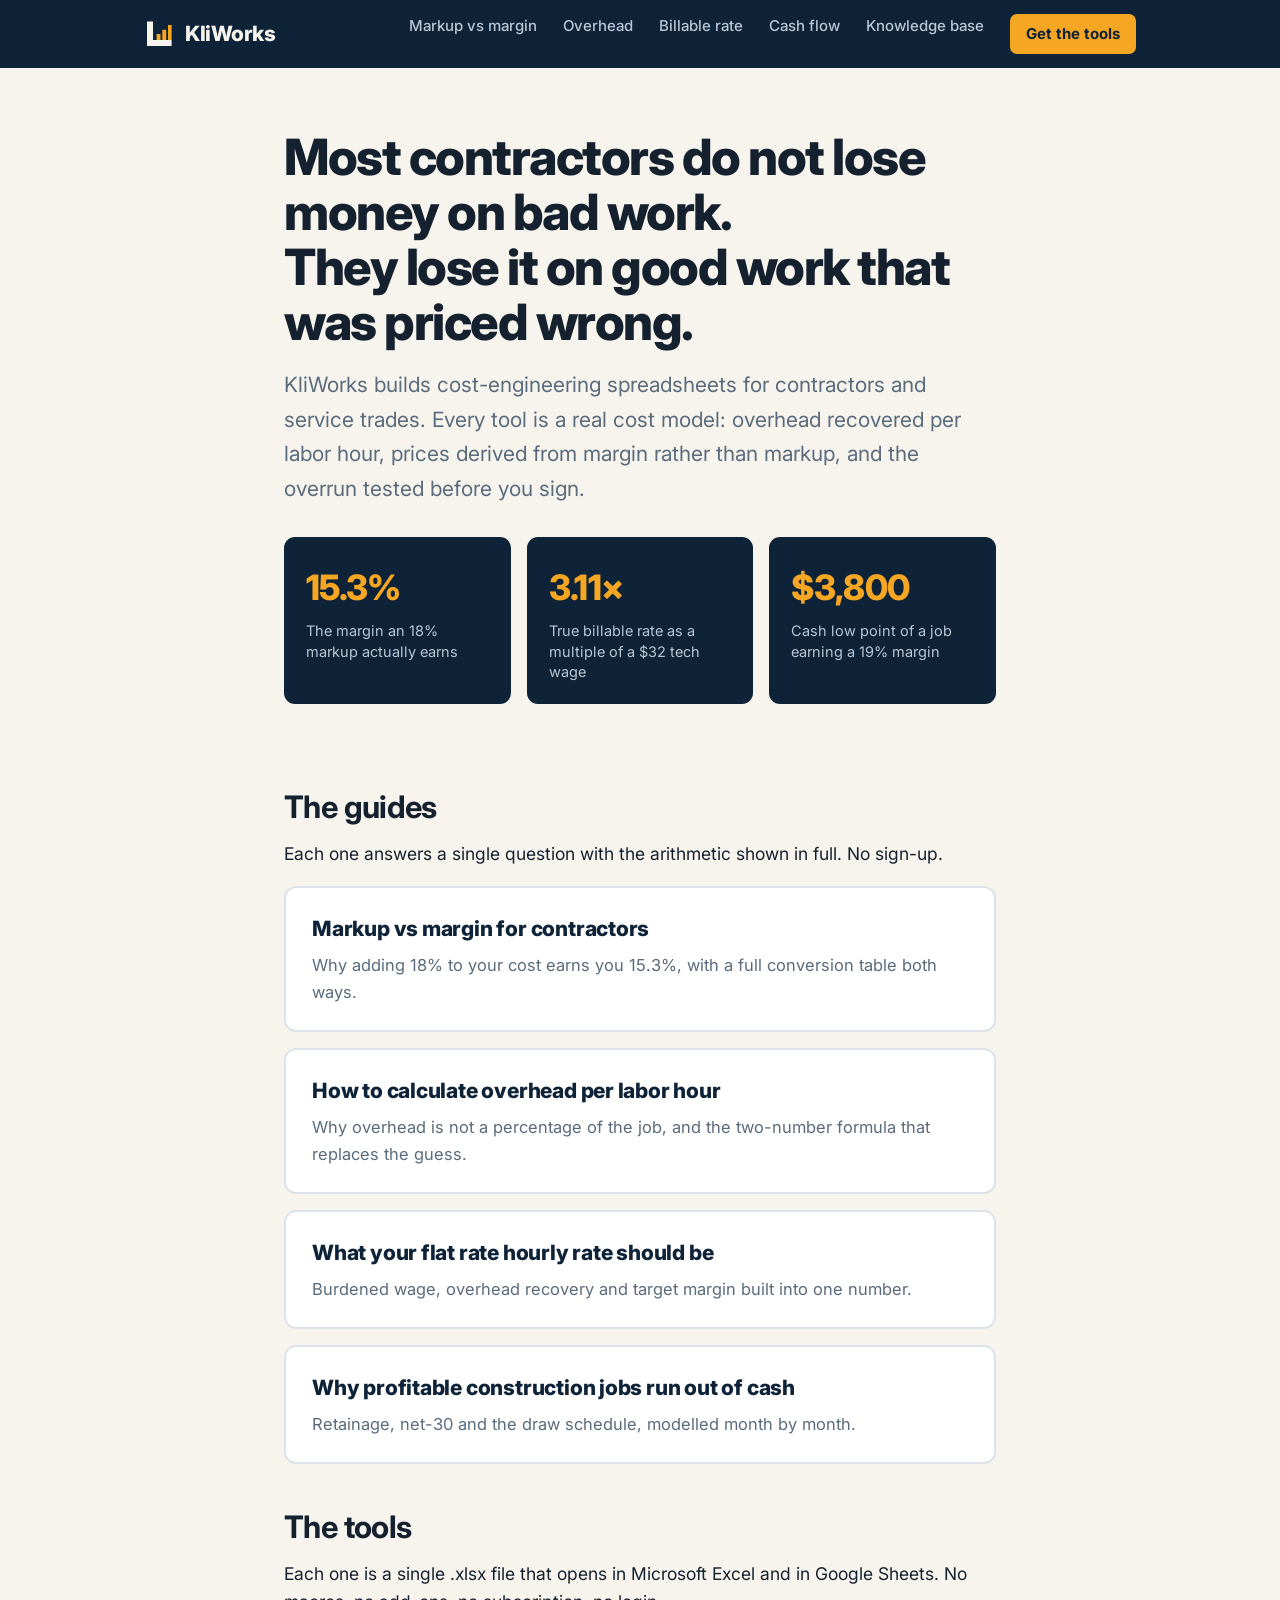
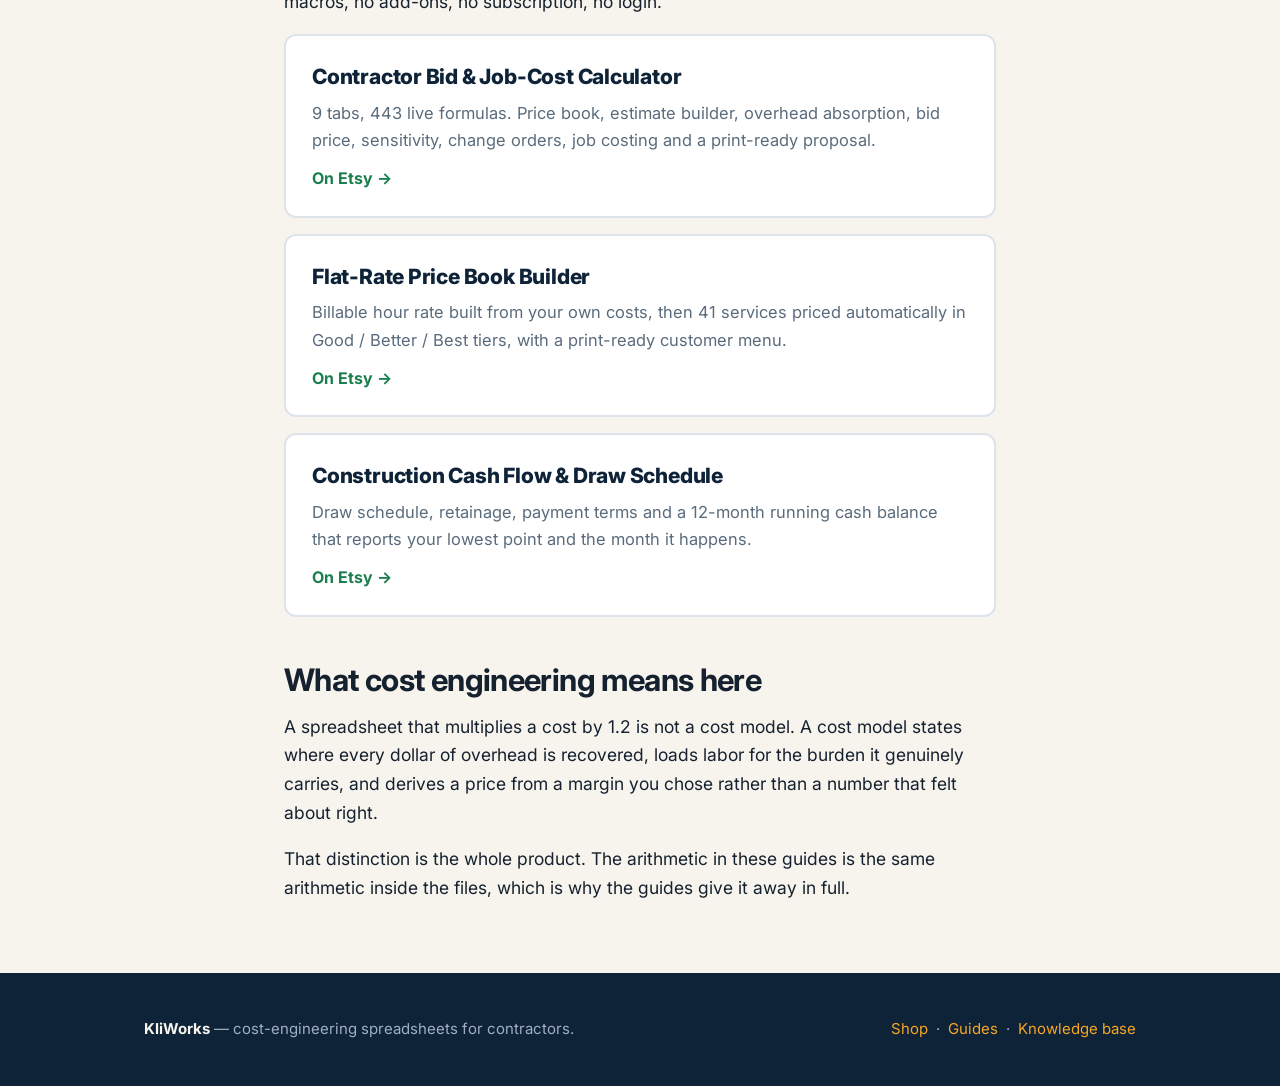
<file: index.html>
<!DOCTYPE html>
<html lang="en"><head>
<meta charset="utf-8"><meta name="viewport" content="width=device-width,initial-scale=1">
<title>KliWorks — cost-engineering spreadsheets for contractors</title>
<meta name="description" content="Markup vs margin, overhead per labor hour, flat rate billable rate and construction cash flow — explained with full arithmetic, plus Excel and Google Sheets tools for contractors.">
<link rel="canonical" href="https://kliworks.netlify.app/">
<meta property="og:title" content="KliWorks — cost-engineering spreadsheets for contractors"><meta property="og:description" content="Markup vs margin, overhead per labor hour, flat rate billable rate and construction cash flow — explained with full arithmetic, plus Excel and Google Sheets tools for contractors.">
<meta property="og:type" content="website"><meta property="og:url" content="https://kliworks.netlify.app/">
<meta property="og:image" content="https://kliworks.netlify.app/logo.png">
<meta name="twitter:card" content="summary"><meta name="twitter:image" content="https://kliworks.netlify.app/logo.png">
<meta name="robots" content="index,follow,max-snippet:-1,max-image-preview:large">
<meta name="p:domain_verify" content="0a3e1951135c30d4aa3d8235e52a3ee9"/>
<meta name="msvalidate.01" content="437D225529D8C67E4C56C81756D144BD" />
<meta name="google-site-verification" content="_c79VGrlBmVDrB5iHowJ7jY8DNtsCnGF1dQSaH2i5rk" />
<link rel="preconnect" href="https://fonts.googleapis.com"><link rel="preconnect" href="https://fonts.gstatic.com" crossorigin>
<link href="https://fonts.googleapis.com/css2?family=Inter:wght@400;500;600;700;800&display=swap" rel="stylesheet">
<link rel="stylesheet" href="/style.css">
<script type="application/ld+json">{"@context": "https://schema.org", "@type": "Organization", "name": "KliWorks", "url": "https://kliworks.netlify.app", "logo": "https://kliworks.netlify.app/logo.png", "description": "Cost-engineering spreadsheets for contractors and service trades.", "sameAs": ["https://kliworks.etsy.com", "https://www.linkedin.com/company/145392498/", "https://www.pinterest.com/oriyakli1/"]}</script>
<!-- Prices below are the current live listing price (50%-off intro sale); update if the sale ends or prices change. No aggregateRating — the shop has 0 reviews, and fake rating data in schema is a Google Search penalty risk. -->
<script type="application/ld+json">{"@context": "https://schema.org", "@type": "SoftwareApplication", "name": "Contractor Bid & Job-Cost Calculator", "operatingSystem": "Windows, macOS, Web", "applicationCategory": "BusinessApplication", "offers": {"@type": "Offer", "price": "24.50", "priceCurrency": "USD", "url": "https://www.etsy.com/listing/4607159349/contractor-bid-calculator-and-job", "availability": "https://schema.org/InStock"}, "author": {"@type": "Organization", "name": "KliWorks"}}</script>
<script type="application/ld+json">{"@context": "https://schema.org", "@type": "SoftwareApplication", "name": "Flat-Rate Price Book Builder", "operatingSystem": "Windows, macOS, Web", "applicationCategory": "BusinessApplication", "offers": {"@type": "Offer", "price": "10.95", "priceCurrency": "USD", "url": "https://www.etsy.com/listing/4607379875/flat-rate-price-book-builder-for", "availability": "https://schema.org/InStock"}, "author": {"@type": "Organization", "name": "KliWorks"}}</script>
<script type="application/ld+json">{"@context": "https://schema.org", "@type": "SoftwareApplication", "name": "Construction Cash Flow & Draw Schedule", "operatingSystem": "Windows, macOS, Web", "applicationCategory": "BusinessApplication", "offers": {"@type": "Offer", "price": "19.50", "priceCurrency": "USD", "url": "https://www.etsy.com/listing/4607186580/construction-cash-flow-spreadsheet-with", "availability": "https://schema.org/InStock"}, "author": {"@type": "Organization", "name": "KliWorks"}}</script>
</head><body>
<header><div class="wrap wide"><a class="brand" href="/"><svg width="30" height="30" viewBox="0 0 100 100" aria-hidden="true"><path d="M10 8 H30 V70 H92 V90 H10 Z" fill="#F7F4EE"/><rect x="42" y="50" width="13" height="20" fill="#F5A623"/><rect x="61" y="36" width="13" height="34" fill="#F5A623"/><rect x="80" y="20" width="12" height="50" fill="#F5A623"/></svg><span>KliWorks</span></a>
<nav><a href="/markup-vs-margin.html">Markup vs margin</a><a href="/overhead-per-labor-hour.html">Overhead</a>
<a href="/flat-rate-hourly-rate.html">Billable rate</a><a href="/construction-cash-flow.html">Cash flow</a>
<a href="/knowledge-base.html">Knowledge base</a>
<a class="cta" href="https://kliworks.etsy.com">Get the tools</a></nav></div></header>
<main><div class="wrap">
<section style="padding:62px 0 10px">
<h1>Most contractors do not lose money on bad work.<br>They lose it on good work that was priced wrong.</h1>
<p class="lede">KliWorks builds cost-engineering spreadsheets for contractors and service trades. Every tool is a real cost model: overhead recovered per labor hour, prices derived from margin rather than markup, and the overrun tested before you sign.</p>
<div class="grid3">
<div class="stat"><div class="n">15.3%</div><div class="l">The margin an 18% markup actually earns</div></div>
<div class="stat"><div class="n">3.11&times;</div><div class="l">True billable rate as a multiple of a $32 tech wage</div></div>
<div class="stat"><div class="n">$3,800</div><div class="l">Cash low point of a job earning a 19% margin</div></div>
</div>
</section>

<h2>The guides</h2>
<p>Each one answers a single question with the arithmetic shown in full. No sign-up.</p>
<a class="tool" href="/markup-vs-margin.html"><div class="t">Markup vs margin for contractors</div>
<div class="d">Why adding 18% to your cost earns you 15.3%, with a full conversion table both ways.</div></a>
<a class="tool" href="/overhead-per-labor-hour.html"><div class="t">How to calculate overhead per labor hour</div>
<div class="d">Why overhead is not a percentage of the job, and the two-number formula that replaces the guess.</div></a>
<a class="tool" href="/flat-rate-hourly-rate.html"><div class="t">What your flat rate hourly rate should be</div>
<div class="d">Burdened wage, overhead recovery and target margin built into one number.</div></a>
<a class="tool" href="/construction-cash-flow.html"><div class="t">Why profitable construction jobs run out of cash</div>
<div class="d">Retainage, net-30 and the draw schedule, modelled month by month.</div></a>

<h2>The tools</h2>
<p>Each one is a single .xlsx file that opens in Microsoft Excel and in Google Sheets. No macros, no add-ons, no subscription, no login.</p>
<a class="tool" href="https://www.etsy.com/listing/4607159349/contractor-bid-calculator-and-job"><div class="t">Contractor Bid &amp; Job-Cost Calculator</div>
<div class="d">9 tabs, 443 live formulas. Price book, estimate builder, overhead absorption, bid price, sensitivity, change orders, job costing and a print-ready proposal.</div>
<div class="p">On Etsy &rarr;</div></a>
<a class="tool" href="https://www.etsy.com/listing/4607379875/flat-rate-price-book-builder-for"><div class="t">Flat-Rate Price Book Builder</div>
<div class="d">Billable hour rate built from your own costs, then 41 services priced automatically in Good / Better / Best tiers, with a print-ready customer menu.</div>
<div class="p">On Etsy &rarr;</div></a>
<a class="tool" href="https://www.etsy.com/listing/4607186580/construction-cash-flow-spreadsheet-with"><div class="t">Construction Cash Flow &amp; Draw Schedule</div>
<div class="d">Draw schedule, retainage, payment terms and a 12-month running cash balance that reports your lowest point and the month it happens.</div>
<div class="p">On Etsy &rarr;</div></a>

<h2>What cost engineering means here</h2>
<p>A spreadsheet that multiplies a cost by 1.2 is not a cost model. A cost model states where every dollar of overhead is recovered, loads labor for the burden it genuinely carries, and derives a price from a margin you chose rather than a number that felt about right.</p>
<p>That distinction is the whole product. The arithmetic in these guides is the same arithmetic inside the files, which is why the guides give it away in full.</p>
</div></main>
<footer><div class="wrap wide">
<div><strong style="color:#F7F4EE">KliWorks</strong> — cost-engineering spreadsheets for contractors.</div>
<div style="margin-left:auto"><a href="https://kliworks.etsy.com">Shop</a> &nbsp;·&nbsp; <a href="/markup-vs-margin.html">Guides</a> &nbsp;·&nbsp; <a href="/knowledge-base.html">Knowledge base</a></div>
</div></footer></body></html>
</file>
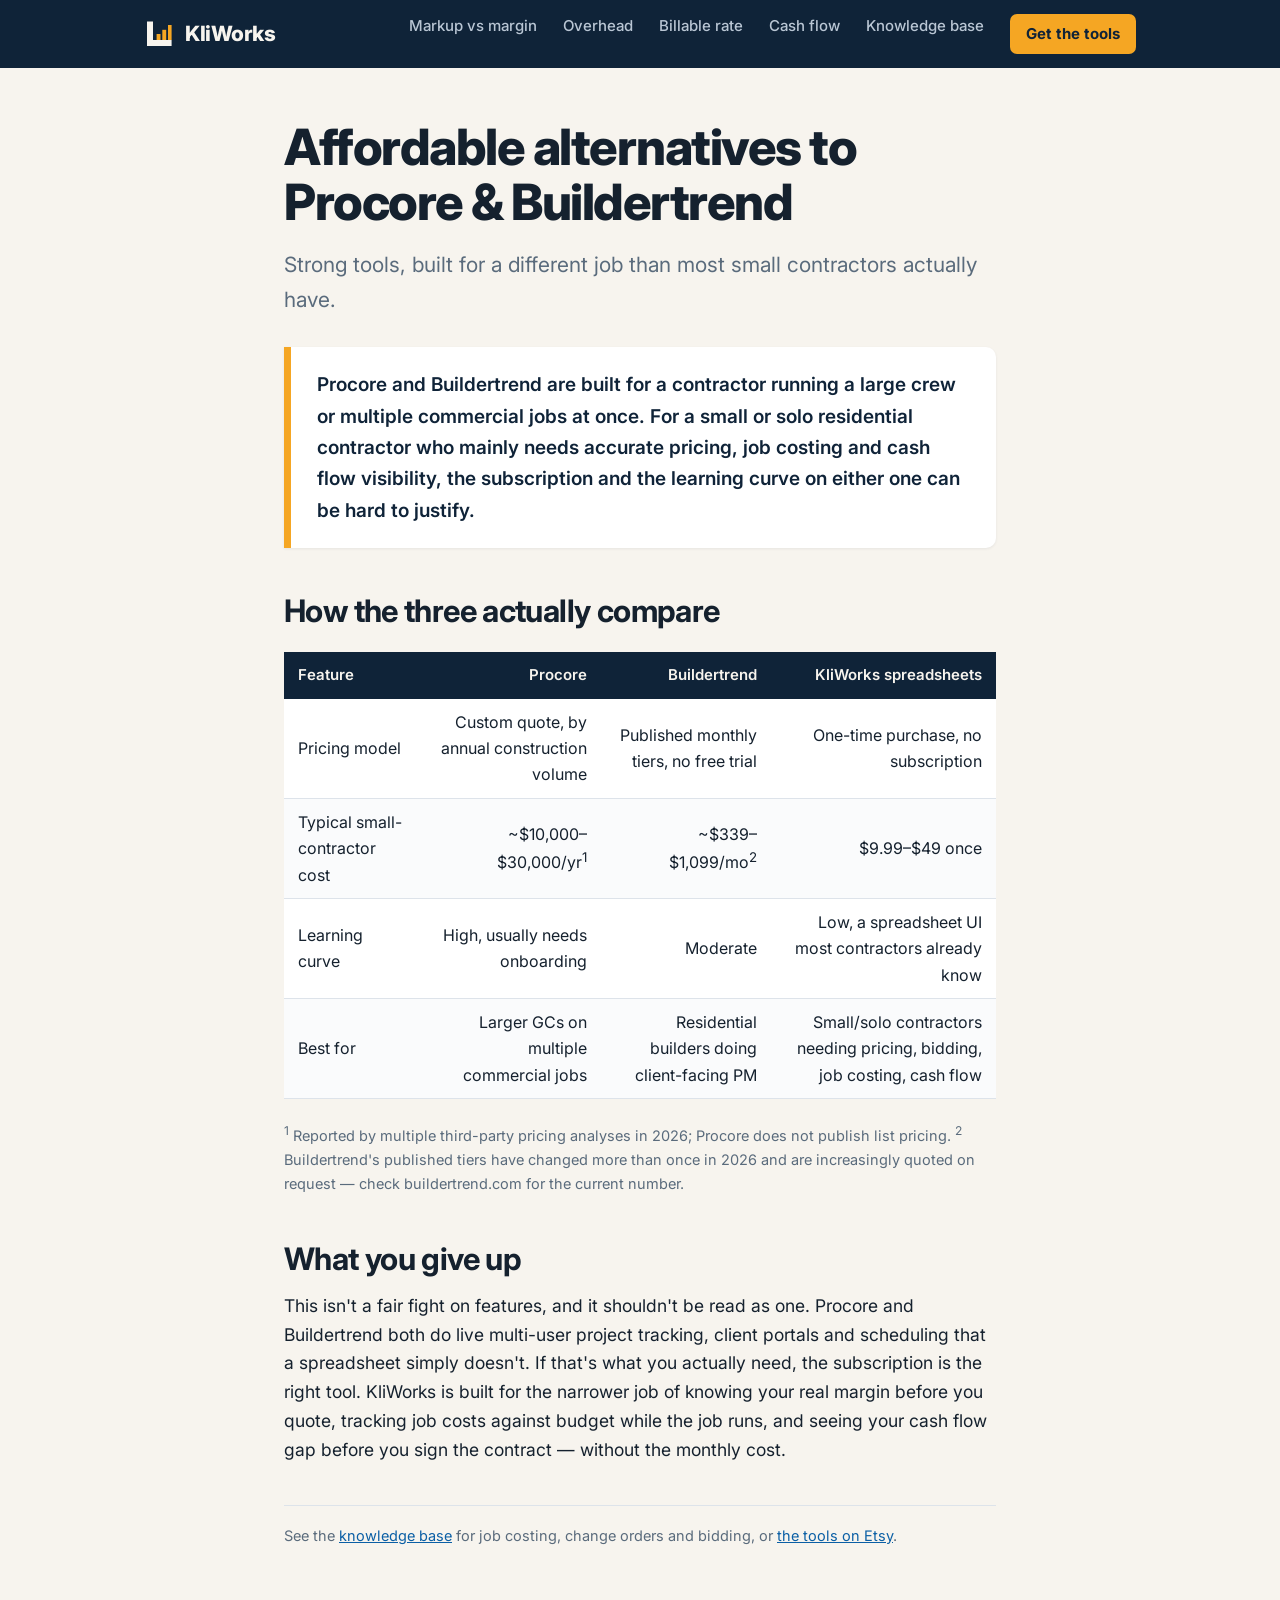
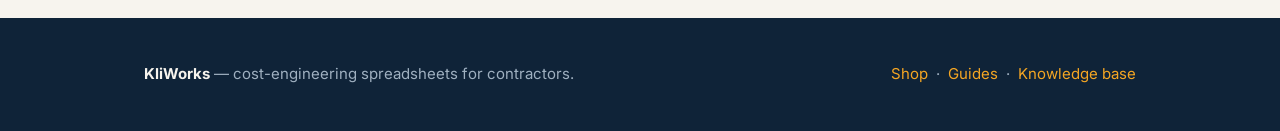
<file: alternatives-to-procore-buildertrend.html>
<!DOCTYPE html>
<html lang="en"><head>
<meta charset="utf-8"><meta name="viewport" content="width=device-width,initial-scale=1">
<title>Affordable alternatives to Procore &amp; Buildertrend for small contractors | KliWorks</title>
<meta name="description" content="Procore and Buildertrend are built for large crews and six-figure construction volume. See how a one-time spreadsheet compares for a small or solo contractor.">
<link rel="canonical" href="https://kliworks.netlify.app/alternatives-to-procore-buildertrend.html">
<meta property="og:title" content="Affordable alternatives to Procore &amp; Buildertrend for small contractors | KliWorks"><meta property="og:description" content="Procore and Buildertrend are built for large crews and six-figure construction volume. See how a one-time spreadsheet compares for a small or solo contractor.">
<meta property="og:type" content="website"><meta property="og:url" content="https://kliworks.netlify.app/alternatives-to-procore-buildertrend.html">
<meta property="og:image" content="https://kliworks.netlify.app/logo.png">
<meta name="twitter:card" content="summary"><meta name="twitter:image" content="https://kliworks.netlify.app/logo.png">
<meta name="robots" content="index,follow,max-snippet:-1,max-image-preview:large">
<meta name="p:domain_verify" content="0a3e1951135c30d4aa3d8235e52a3ee9"/>
<meta name="msvalidate.01" content="437D225529D8C67E4C56C81756D144BD" />
<meta name="google-site-verification" content="_c79VGrlBmVDrB5iHowJ7jY8DNtsCnGF1dQSaH2i5rk" />
<link rel="preconnect" href="https://fonts.googleapis.com"><link rel="preconnect" href="https://fonts.gstatic.com" crossorigin>
<link href="https://fonts.googleapis.com/css2?family=Inter:wght@400;500;600;700;800&display=swap" rel="stylesheet">
<link rel="stylesheet" href="/style.css">
<script type="application/ld+json">{"@context": "https://schema.org", "@type": "Organization", "name": "KliWorks", "url": "https://kliworks.netlify.app", "logo": "https://kliworks.netlify.app/logo.png", "description": "Cost-engineering spreadsheets for contractors and service trades.", "sameAs": ["https://kliworks.etsy.com", "https://www.linkedin.com/company/145392498/", "https://www.pinterest.com/oriyakli1/"]}</script>
<script type="application/ld+json">{"@context": "https://schema.org", "@type": "Article", "headline": "Affordable alternatives to Procore and Buildertrend for small contractors", "description": "Procore and Buildertrend are built for large crews and six-figure construction volume. See how a one-time spreadsheet compares for a small or solo contractor.", "author": {"@type": "Organization", "name": "KliWorks"}, "publisher": {"@type": "Organization", "name": "KliWorks"}, "datePublished": "2026-11-05", "dateModified": "2026-11-05", "mainEntityOfPage": "https://kliworks.netlify.app/alternatives-to-procore-buildertrend.html"}</script>
</head><body>
<header><div class="wrap wide"><a class="brand" href="/"><svg width="30" height="30" viewBox="0 0 100 100" aria-hidden="true"><path d="M10 8 H30 V70 H92 V90 H10 Z" fill="#F7F4EE"/><rect x="42" y="50" width="13" height="20" fill="#F5A623"/><rect x="61" y="36" width="13" height="34" fill="#F5A623"/><rect x="80" y="20" width="12" height="50" fill="#F5A623"/></svg><span>KliWorks</span></a>
<nav><a href="/markup-vs-margin.html">Markup vs margin</a><a href="/overhead-per-labor-hour.html">Overhead</a>
<a href="/flat-rate-hourly-rate.html">Billable rate</a><a href="/construction-cash-flow.html">Cash flow</a>
<a href="/knowledge-base.html">Knowledge base</a>
<a class="cta" href="https://kliworks.etsy.com">Get the tools</a></nav></div></header>
<main><div class="wrap"><article style="padding:52px 0 0">
<h1>Affordable alternatives to Procore &amp; Buildertrend</h1>
<p class="lede">Strong tools, built for a different job than most small contractors actually have.</p>
<div class="answer"><p>Procore and Buildertrend are built for a contractor running a large crew or multiple commercial jobs at once. For a small or solo residential contractor who mainly needs accurate pricing, job costing and cash flow visibility, the subscription and the learning curve on either one can be hard to justify.</p></div>

<h2>How the three actually compare</h2>
<table><thead><tr><th>Feature</th><th>Procore</th><th>Buildertrend</th><th>KliWorks spreadsheets</th></tr></thead><tbody>
<tr><td>Pricing model</td><td>Custom quote, by annual construction volume</td><td>Published monthly tiers, no free trial</td><td>One-time purchase, no subscription</td></tr>
<tr><td>Typical small-contractor cost</td><td>~$10,000&ndash;$30,000/yr<sup>1</sup></td><td>~$339&ndash;$1,099/mo<sup>2</sup></td><td>$9.99&ndash;$49 once</td></tr>
<tr><td>Learning curve</td><td>High, usually needs onboarding</td><td>Moderate</td><td>Low, a spreadsheet UI most contractors already know</td></tr>
<tr><td>Best for</td><td>Larger GCs on multiple commercial jobs</td><td>Residential builders doing client-facing PM</td><td>Small/solo contractors needing pricing, bidding, job costing, cash flow</td></tr>
</tbody></table>
<p style="font-size:14.5px;color:var(--muted)"><sup>1</sup> Reported by multiple third-party pricing analyses in 2026; Procore does not publish list pricing. <sup>2</sup> Buildertrend's published tiers have changed more than once in 2026 and are increasingly quoted on request &mdash; check buildertrend.com for the current number.</p>

<h2>What you give up</h2>
<p>This isn't a fair fight on features, and it shouldn't be read as one. Procore and Buildertrend both do live multi-user project tracking, client portals and scheduling that a spreadsheet simply doesn't. If that's what you actually need, the subscription is the right tool. KliWorks is built for the narrower job of knowing your real margin before you quote, tracking job costs against budget while the job runs, and seeing your cash flow gap before you sign the contract &mdash; without the monthly cost.</p>

<p class="src">See the <a href="/knowledge-base.html">knowledge base</a> for job costing, change orders and bidding, or <a href="https://kliworks.etsy.com">the tools on Etsy</a>.</p>
</article></div></main>
<footer><div class="wrap wide">
<div><strong style="color:#F7F4EE">KliWorks</strong> — cost-engineering spreadsheets for contractors.</div>
<div style="margin-left:auto"><a href="https://kliworks.etsy.com">Shop</a> &nbsp;·&nbsp; <a href="/markup-vs-margin.html">Guides</a> &nbsp;·&nbsp; <a href="/knowledge-base.html">Knowledge base</a></div>
</div></footer></body></html>
</file>
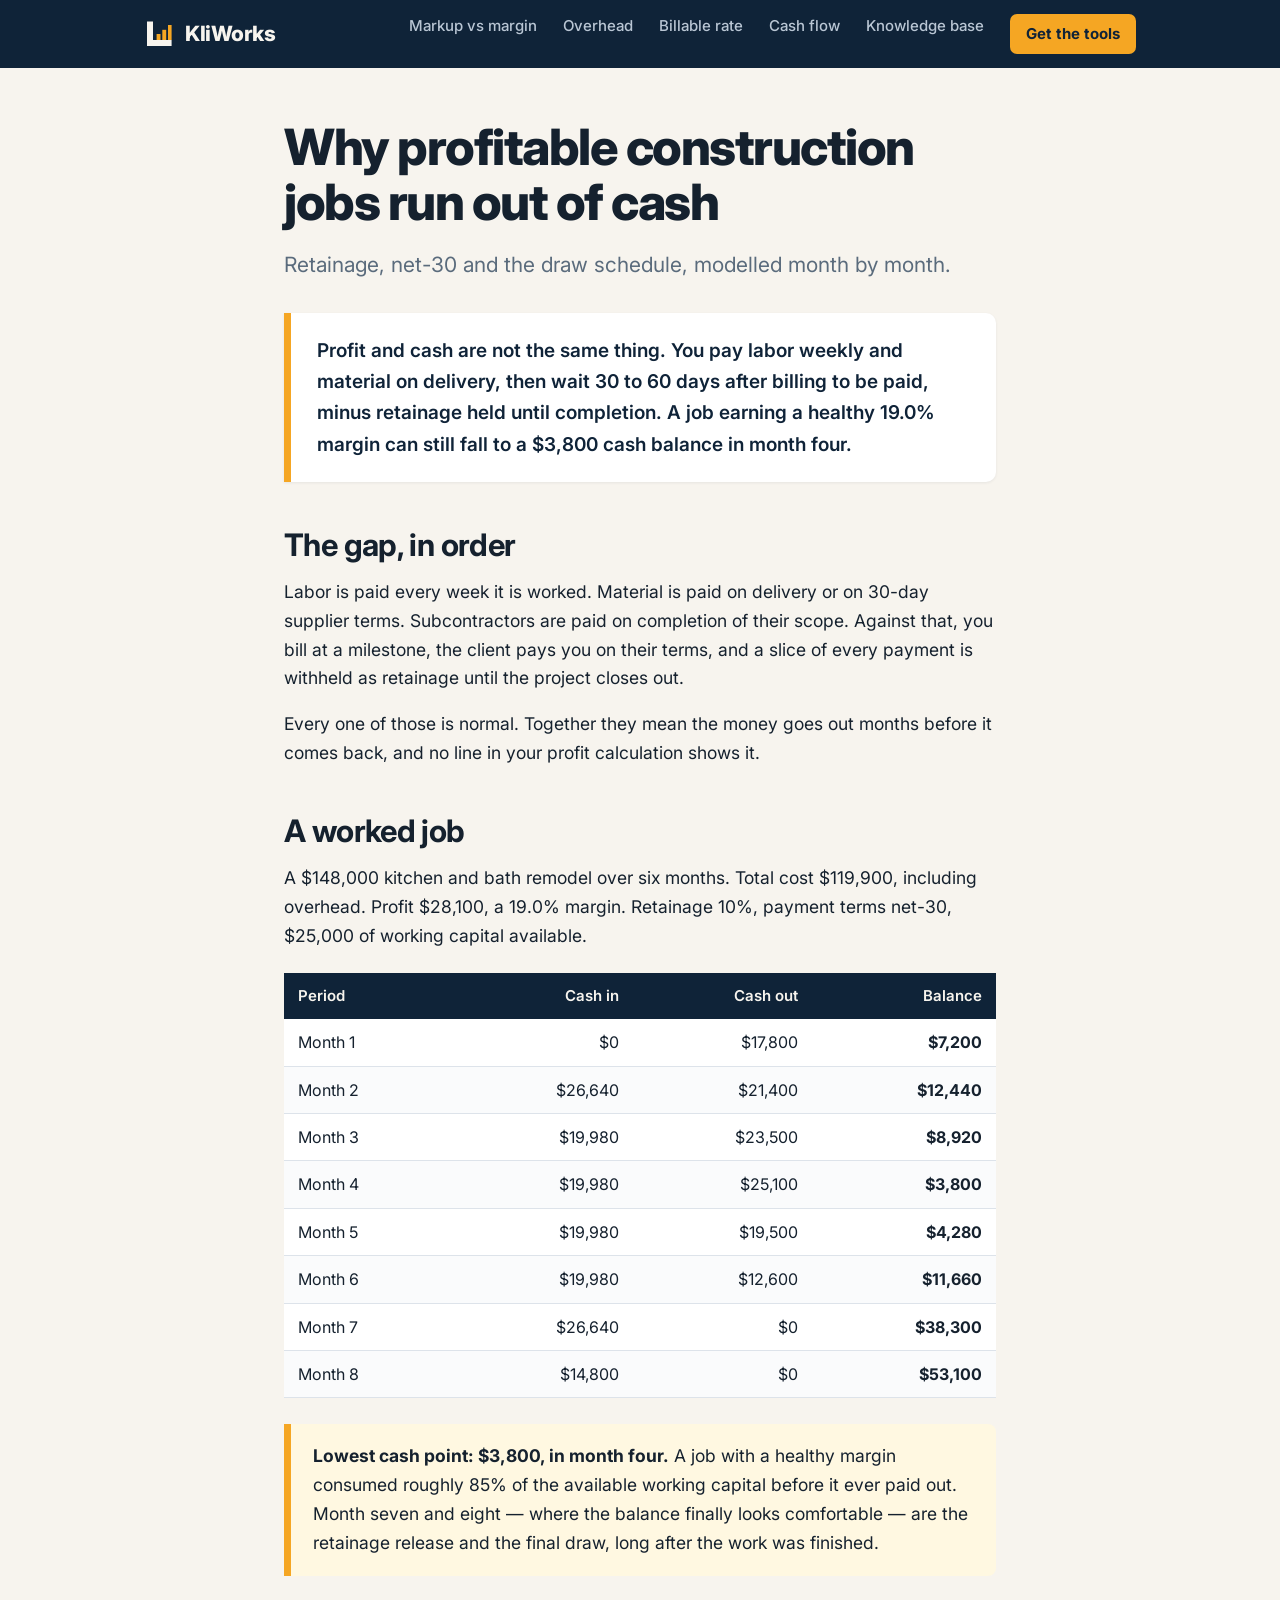
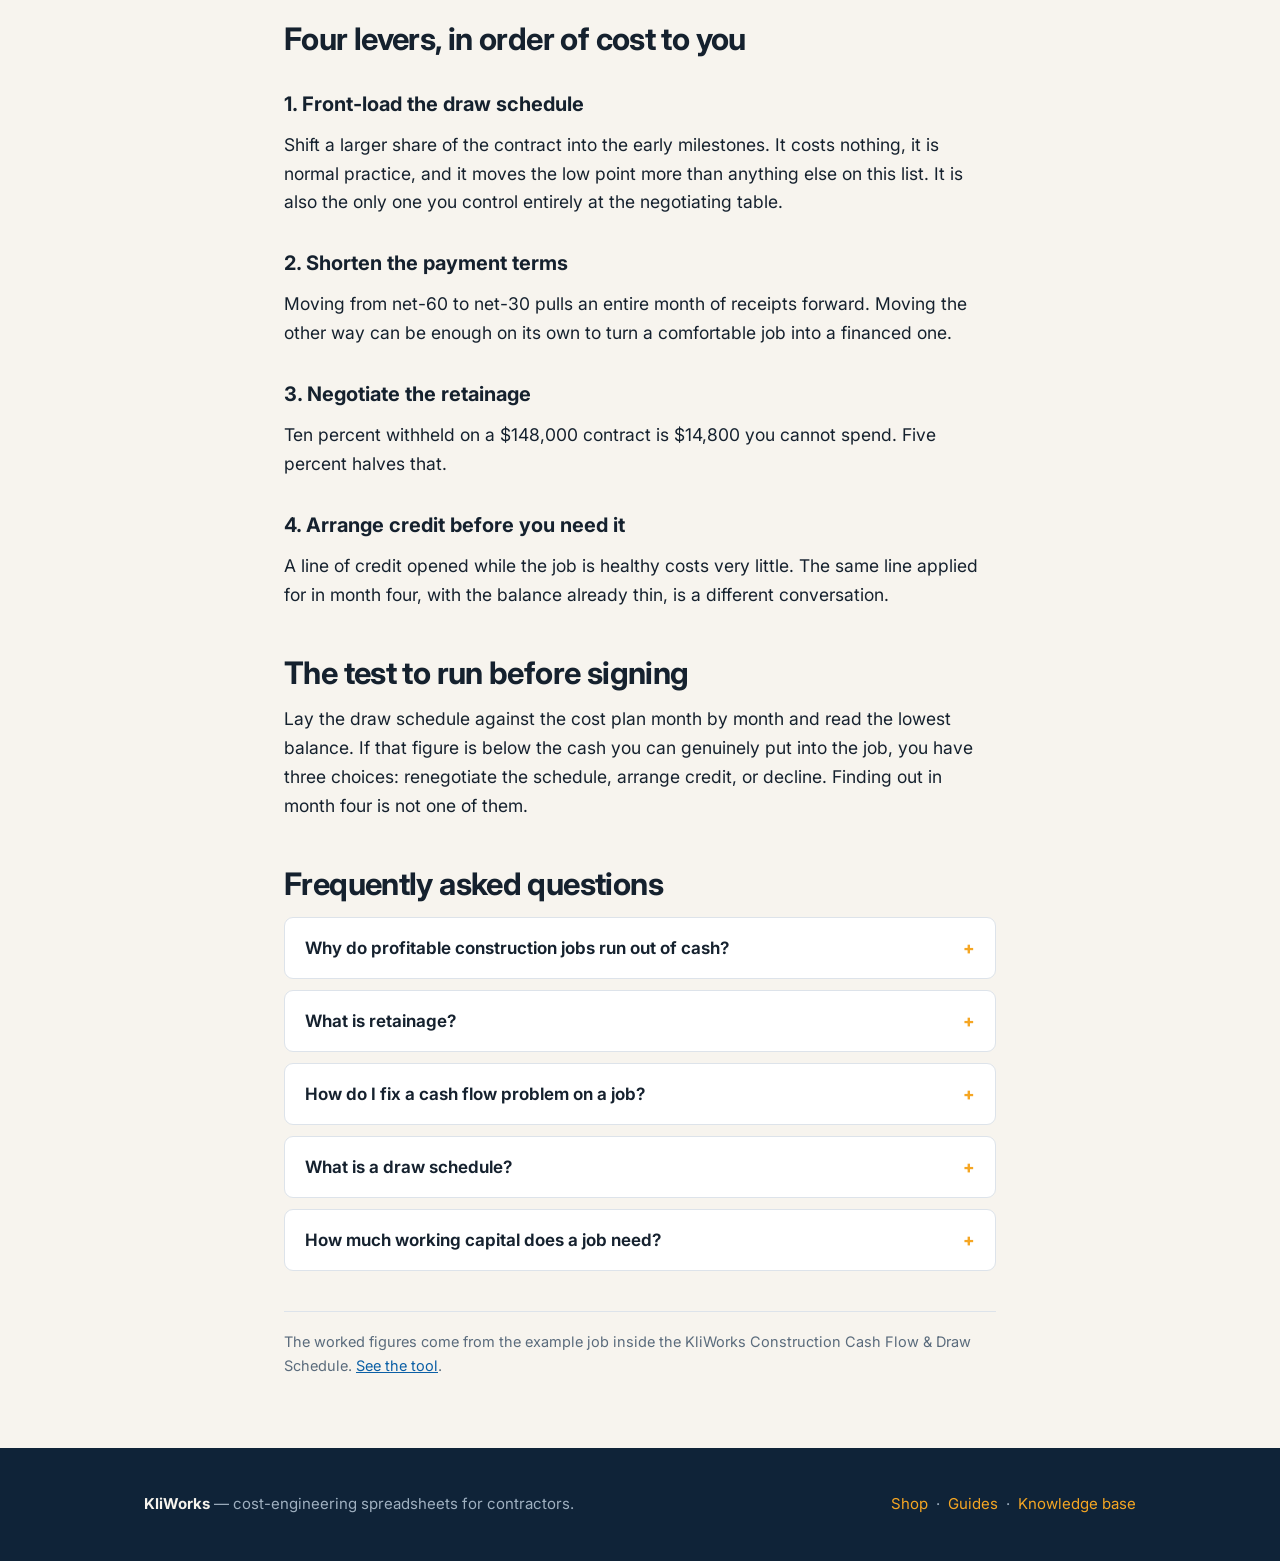
<file: construction-cash-flow.html>
<!DOCTYPE html>
<html lang="en"><head>
<meta charset="utf-8"><meta name="viewport" content="width=device-width,initial-scale=1">
<title>Why profitable construction jobs run out of cash | KliWorks</title>
<meta name="description" content="A 19% margin job can still drop to a $3,800 cash balance. How retainage, net-30 terms and the draw schedule create the gap, with a month-by-month worked example.">
<link rel="canonical" href="https://kliworks.netlify.app/construction-cash-flow.html">
<meta property="og:title" content="Why profitable construction jobs run out of cash | KliWorks"><meta property="og:description" content="A 19% margin job can still drop to a $3,800 cash balance. How retainage, net-30 terms and the draw schedule create the gap, with a month-by-month worked example.">
<meta property="og:type" content="website"><meta property="og:url" content="https://kliworks.netlify.app/construction-cash-flow.html">
<meta property="og:image" content="https://kliworks.netlify.app/logo.png">
<meta name="twitter:card" content="summary"><meta name="twitter:image" content="https://kliworks.netlify.app/logo.png">
<meta name="robots" content="index,follow,max-snippet:-1,max-image-preview:large">
<meta name="p:domain_verify" content="0a3e1951135c30d4aa3d8235e52a3ee9"/>
<meta name="msvalidate.01" content="437D225529D8C67E4C56C81756D144BD" />
<meta name="google-site-verification" content="_c79VGrlBmVDrB5iHowJ7jY8DNtsCnGF1dQSaH2i5rk" />
<link rel="preconnect" href="https://fonts.googleapis.com"><link rel="preconnect" href="https://fonts.gstatic.com" crossorigin>
<link href="https://fonts.googleapis.com/css2?family=Inter:wght@400;500;600;700;800&display=swap" rel="stylesheet">
<link rel="stylesheet" href="/style.css">
<script type="application/ld+json">{"@context": "https://schema.org", "@type": "Organization", "name": "KliWorks", "url": "https://kliworks.netlify.app", "logo": "https://kliworks.netlify.app/logo.png", "description": "Cost-engineering spreadsheets for contractors and service trades.", "sameAs": ["https://kliworks.etsy.com", "https://www.linkedin.com/company/145392498/", "https://www.pinterest.com/oriyakli1/"]}</script>
<script type="application/ld+json">{"@context": "https://schema.org", "@type": "Article", "headline": "Why profitable construction jobs run out of cash", "description": "A 19% margin job can still drop to a $3,800 cash balance. How retainage, net-30 terms and the draw schedule create the gap, with a month-by-month worked example.", "author": {"@type": "Organization", "name": "KliWorks"}, "publisher": {"@type": "Organization", "name": "KliWorks"}, "datePublished": "2026-10-30", "dateModified": "2026-10-30", "mainEntityOfPage": "https://kliworks.netlify.app/construction-cash-flow.html"}</script>
<script type="application/ld+json">{"@context": "https://schema.org", "@type": "FAQPage", "mainEntity": [{"@type": "Question", "name": "Why do profitable construction jobs run out of cash?", "acceptedAnswer": {"@type": "Answer", "text": "Because costs leave before revenue arrives. Labor is paid weekly and material on delivery, while billing is paid 30 to 60 days later, minus retainage held until completion. The profit is real; it just arrives after the spending does."}}, {"@type": "Question", "name": "What is retainage?", "acceptedAnswer": {"@type": "Answer", "text": "A percentage of each progress payment, commonly 5% to 10%, withheld by the client until the project is complete and sometimes for a period afterwards. On a $148,000 contract at 10%, $14,800 is unavailable to you for the length of the job."}}, {"@type": "Question", "name": "How do I fix a cash flow problem on a job?", "acceptedAnswer": {"@type": "Answer", "text": "Front-load the draw schedule so more of the contract is billed early, negotiate shorter payment terms, reduce the retainage percentage, or arrange a line of credit before you need it. The first is free and usually the most effective."}}, {"@type": "Question", "name": "What is a draw schedule?", "acceptedAnswer": {"@type": "Answer", "text": "The agreed list of billing milestones on a project, each carrying a percentage of the contract value. It determines when you can invoice, which determines when you get paid."}}, {"@type": "Question", "name": "How much working capital does a job need?", "acceptedAnswer": {"@type": "Answer", "text": "Model it rather than guess. In the worked example a $148,000 job earning a 19.0% margin still drops to a $3,800 cash balance in month four, meaning it consumed roughly 85% of $25,000 of available working capital at its worst point."}}]}</script>
</head><body>
<header><div class="wrap wide"><a class="brand" href="/"><svg width="30" height="30" viewBox="0 0 100 100" aria-hidden="true"><path d="M10 8 H30 V70 H92 V90 H10 Z" fill="#F7F4EE"/><rect x="42" y="50" width="13" height="20" fill="#F5A623"/><rect x="61" y="36" width="13" height="34" fill="#F5A623"/><rect x="80" y="20" width="12" height="50" fill="#F5A623"/></svg><span>KliWorks</span></a>
<nav><a href="/markup-vs-margin.html">Markup vs margin</a><a href="/overhead-per-labor-hour.html">Overhead</a>
<a href="/flat-rate-hourly-rate.html">Billable rate</a><a href="/construction-cash-flow.html">Cash flow</a>
<a href="/knowledge-base.html">Knowledge base</a>
<a class="cta" href="https://kliworks.etsy.com">Get the tools</a></nav></div></header>
<main><div class="wrap"><article style="padding:52px 0 0">
<h1>Why profitable construction jobs run out of cash</h1>
<p class="lede">Retainage, net-30 and the draw schedule, modelled month by month.</p>
<div class="answer"><p>Profit and cash are not the same thing. You pay labor weekly and material on delivery, then wait 30 to 60 days after billing to be paid, minus retainage held until completion. A job earning a healthy 19.0% margin can still fall to a $3,800 cash balance in month four.</p></div>

<h2>The gap, in order</h2>
<p>Labor is paid every week it is worked. Material is paid on delivery or on 30-day supplier terms. Subcontractors are paid on completion of their scope. Against that, you bill at a milestone, the client pays you on their terms, and a slice of every payment is withheld as retainage until the project closes out.</p>
<p>Every one of those is normal. Together they mean the money goes out months before it comes back, and no line in your profit calculation shows it.</p>

<h2>A worked job</h2>
<p>A $148,000 kitchen and bath remodel over six months. Total cost $119,900, including overhead. Profit $28,100, a 19.0% margin. Retainage 10%, payment terms net-30, $25,000 of working capital available.</p>
<table><thead><tr><th>Period</th><th>Cash in</th><th>Cash out</th><th>Balance</th></tr></thead><tbody><tr><td>Month 1</td><td>$0</td><td>$17,800</td><td><strong>$7,200</strong></td></tr><tr><td>Month 2</td><td>$26,640</td><td>$21,400</td><td><strong>$12,440</strong></td></tr><tr><td>Month 3</td><td>$19,980</td><td>$23,500</td><td><strong>$8,920</strong></td></tr><tr><td>Month 4</td><td>$19,980</td><td>$25,100</td><td><strong>$3,800</strong></td></tr><tr><td>Month 5</td><td>$19,980</td><td>$19,500</td><td><strong>$4,280</strong></td></tr><tr><td>Month 6</td><td>$19,980</td><td>$12,600</td><td><strong>$11,660</strong></td></tr><tr><td>Month 7</td><td>$26,640</td><td>$0</td><td><strong>$38,300</strong></td></tr><tr><td>Month 8</td><td>$14,800</td><td>$0</td><td><strong>$53,100</strong></td></tr></tbody></table>
<div class="note"><p><strong>Lowest cash point: $3,800, in month four.</strong> A job with a healthy margin consumed roughly 85% of the available working capital before it ever paid out. Month seven and eight — where the balance finally looks comfortable — are the retainage release and the final draw, long after the work was finished.</p></div>

<h2>Four levers, in order of cost to you</h2>
<h3>1. Front-load the draw schedule</h3>
<p>Shift a larger share of the contract into the early milestones. It costs nothing, it is normal practice, and it moves the low point more than anything else on this list. It is also the only one you control entirely at the negotiating table.</p>
<h3>2. Shorten the payment terms</h3>
<p>Moving from net-60 to net-30 pulls an entire month of receipts forward. Moving the other way can be enough on its own to turn a comfortable job into a financed one.</p>
<h3>3. Negotiate the retainage</h3>
<p>Ten percent withheld on a $148,000 contract is $14,800 you cannot spend. Five percent halves that.</p>
<h3>4. Arrange credit before you need it</h3>
<p>A line of credit opened while the job is healthy costs very little. The same line applied for in month four, with the balance already thin, is a different conversation.</p>

<h2>The test to run before signing</h2>
<p>Lay the draw schedule against the cost plan month by month and read the lowest balance. If that figure is below the cash you can genuinely put into the job, you have three choices: renegotiate the schedule, arrange credit, or decline. Finding out in month four is not one of them.</p>

<h2>Frequently asked questions</h2><div class="faq"><details><summary>Why do profitable construction jobs run out of cash?</summary><div class="ans"><p>Because costs leave before revenue arrives. Labor is paid weekly and material on delivery, while billing is paid 30 to 60 days later, minus retainage held until completion. The profit is real; it just arrives after the spending does.</p></div></details><details><summary>What is retainage?</summary><div class="ans"><p>A percentage of each progress payment, commonly 5% to 10%, withheld by the client until the project is complete and sometimes for a period afterwards. On a $148,000 contract at 10%, $14,800 is unavailable to you for the length of the job.</p></div></details><details><summary>How do I fix a cash flow problem on a job?</summary><div class="ans"><p>Front-load the draw schedule so more of the contract is billed early, negotiate shorter payment terms, reduce the retainage percentage, or arrange a line of credit before you need it. The first is free and usually the most effective.</p></div></details><details><summary>What is a draw schedule?</summary><div class="ans"><p>The agreed list of billing milestones on a project, each carrying a percentage of the contract value. It determines when you can invoice, which determines when you get paid.</p></div></details><details><summary>How much working capital does a job need?</summary><div class="ans"><p>Model it rather than guess. In the worked example a $148,000 job earning a 19.0% margin still drops to a $3,800 cash balance in month four, meaning it consumed roughly 85% of $25,000 of available working capital at its worst point.</p></div></details></div>
<p class="src">The worked figures come from the example job inside the KliWorks Construction Cash Flow &amp; Draw Schedule. <a href="https://www.etsy.com/listing/4607186580/construction-cash-flow-spreadsheet-with">See the tool</a>.</p>
</article></div></main>
<footer><div class="wrap wide">
<div><strong style="color:#F7F4EE">KliWorks</strong> — cost-engineering spreadsheets for contractors.</div>
<div style="margin-left:auto"><a href="https://kliworks.etsy.com">Shop</a> &nbsp;·&nbsp; <a href="/markup-vs-margin.html">Guides</a> &nbsp;·&nbsp; <a href="/knowledge-base.html">Knowledge base</a></div>
</div></footer></body></html>
</file>
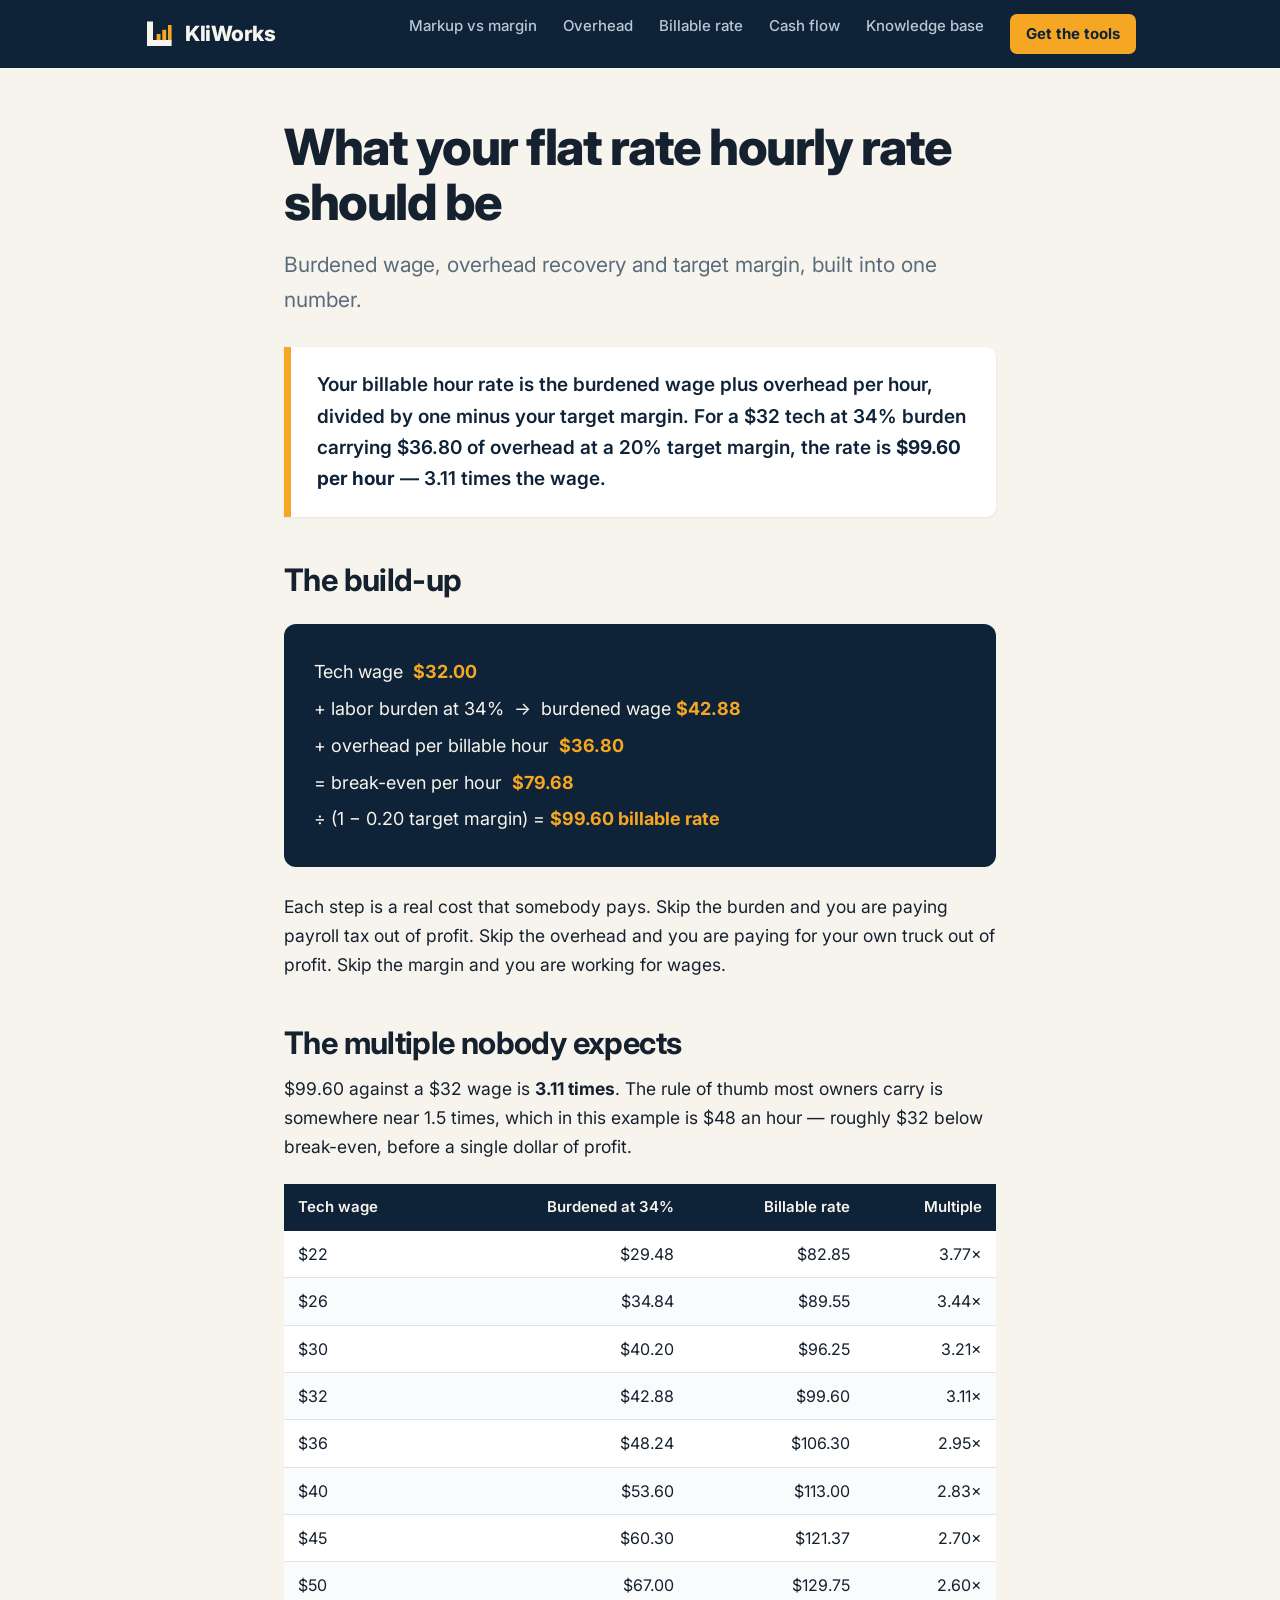
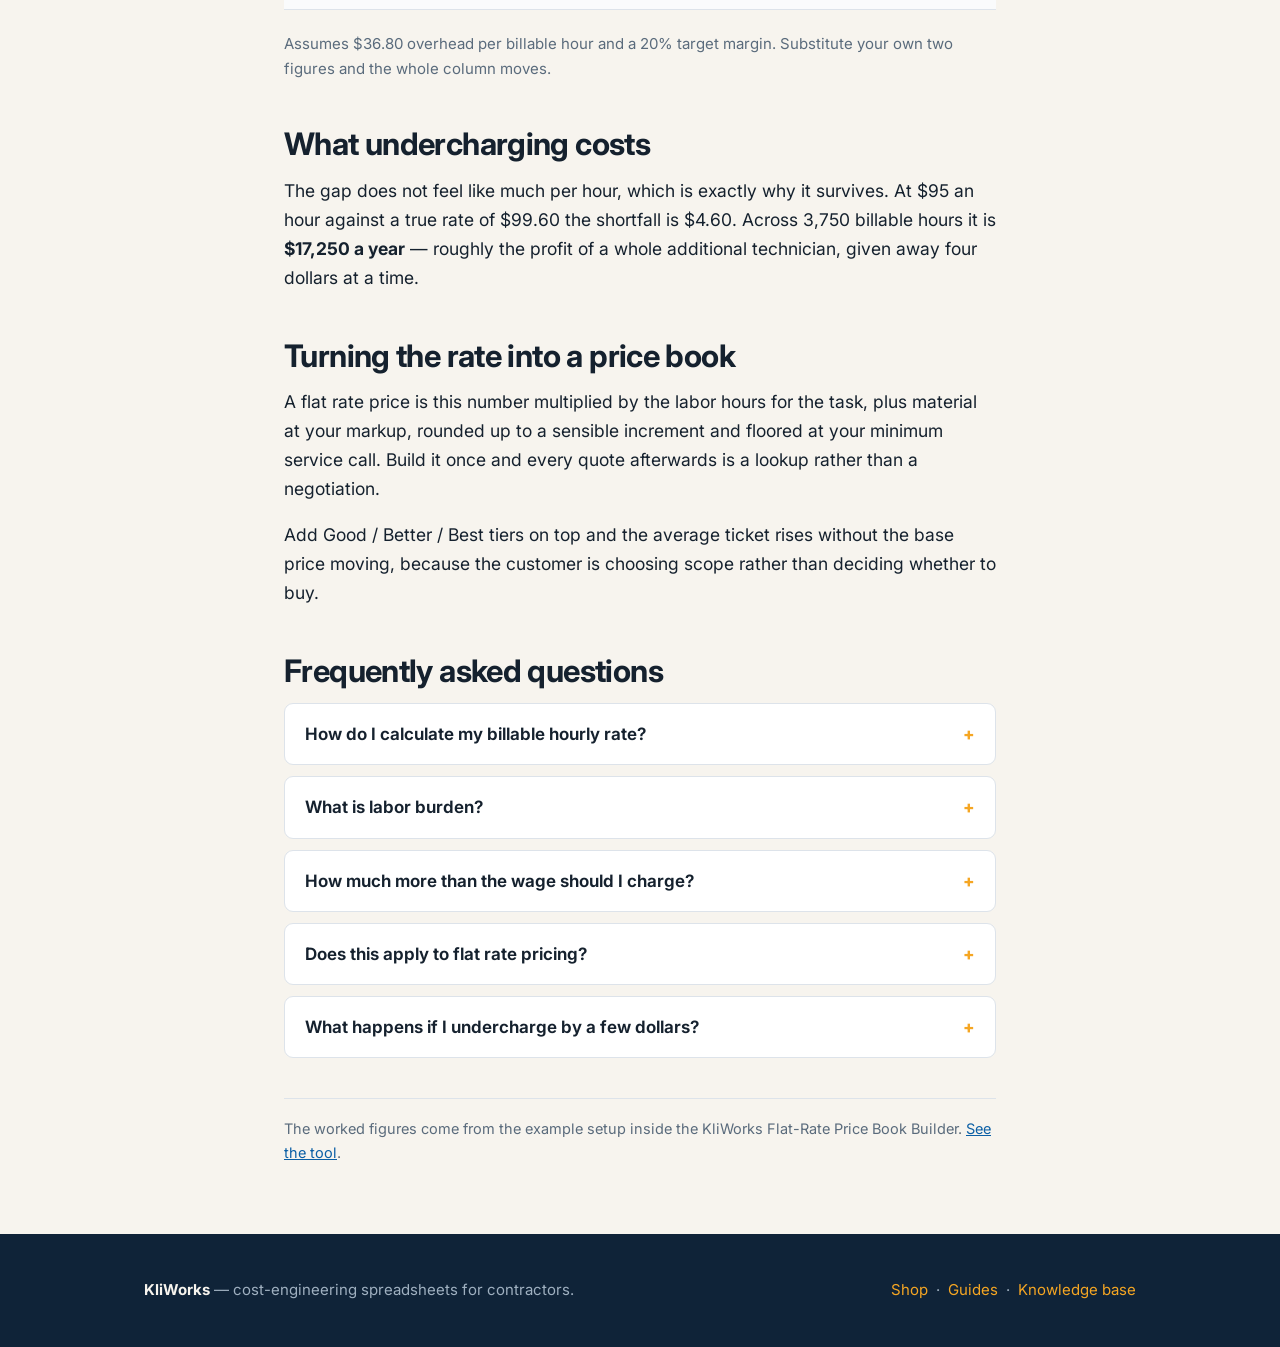
<file: flat-rate-hourly-rate.html>
<!DOCTYPE html>
<html lang="en"><head>
<meta charset="utf-8"><meta name="viewport" content="width=device-width,initial-scale=1">
<title>What should my flat rate hourly rate be? Billable rate formula | KliWorks</title>
<meta name="description" content="The billable hour rate formula for service trades: burdened wage plus overhead per hour, divided by one minus target margin. Worked example gives $99.60 from a $32 wage.">
<link rel="canonical" href="https://kliworks.netlify.app/flat-rate-hourly-rate.html">
<meta property="og:title" content="What should my flat rate hourly rate be? Billable rate formula | KliWorks"><meta property="og:description" content="The billable hour rate formula for service trades: burdened wage plus overhead per hour, divided by one minus target margin. Worked example gives $99.60 from a $32 wage.">
<meta property="og:type" content="website"><meta property="og:url" content="https://kliworks.netlify.app/flat-rate-hourly-rate.html">
<meta property="og:image" content="https://kliworks.netlify.app/logo.png">
<meta name="twitter:card" content="summary"><meta name="twitter:image" content="https://kliworks.netlify.app/logo.png">
<meta name="robots" content="index,follow,max-snippet:-1,max-image-preview:large">
<meta name="p:domain_verify" content="0a3e1951135c30d4aa3d8235e52a3ee9"/>
<meta name="msvalidate.01" content="437D225529D8C67E4C56C81756D144BD" />
<meta name="google-site-verification" content="_c79VGrlBmVDrB5iHowJ7jY8DNtsCnGF1dQSaH2i5rk" />
<link rel="preconnect" href="https://fonts.googleapis.com"><link rel="preconnect" href="https://fonts.gstatic.com" crossorigin>
<link href="https://fonts.googleapis.com/css2?family=Inter:wght@400;500;600;700;800&display=swap" rel="stylesheet">
<link rel="stylesheet" href="/style.css">
<script type="application/ld+json">{"@context": "https://schema.org", "@type": "Organization", "name": "KliWorks", "url": "https://kliworks.netlify.app", "logo": "https://kliworks.netlify.app/logo.png", "description": "Cost-engineering spreadsheets for contractors and service trades.", "sameAs": ["https://kliworks.etsy.com", "https://www.linkedin.com/company/145392498/", "https://www.pinterest.com/oriyakli1/"]}</script>
<script type="application/ld+json">{"@context": "https://schema.org", "@type": "Article", "headline": "What your flat rate hourly rate should be", "description": "The billable hour rate formula for service trades: burdened wage plus overhead per hour, divided by one minus target margin. Worked example gives $99.60 from a $32 wage.", "author": {"@type": "Organization", "name": "KliWorks"}, "publisher": {"@type": "Organization", "name": "KliWorks"}, "datePublished": "2026-10-30", "dateModified": "2026-10-30", "mainEntityOfPage": "https://kliworks.netlify.app/flat-rate-hourly-rate.html"}</script>
<script type="application/ld+json">{"@context": "https://schema.org", "@type": "FAQPage", "mainEntity": [{"@type": "Question", "name": "How do I calculate my billable hourly rate?", "acceptedAnswer": {"@type": "Answer", "text": "Add your burdened wage to your overhead recovery per hour to get break-even, then divide by one minus your target margin. A $32 wage at 34% burden is $42.88; add $36.80 of overhead for $79.68 break-even; divide by 0.80 for a $99.60 billable rate."}}, {"@type": "Question", "name": "What is labor burden?", "acceptedAnswer": {"@type": "Answer", "text": "Payroll taxes, workers compensation, liability insurance, paid time off, training and any benefits. It typically adds 28% to 40% on top of the base wage."}}, {"@type": "Question", "name": "How much more than the wage should I charge?", "acceptedAnswer": {"@type": "Answer", "text": "In the worked example the billable rate is 3.11 times the tech wage. Many owners assume 1.5 times, which is roughly break-even before overhead is recovered at all."}}, {"@type": "Question", "name": "Does this apply to flat rate pricing?", "acceptedAnswer": {"@type": "Answer", "text": "Yes, and it is the foundation of it. A flat rate price is labor hours multiplied by this rate, plus material with its markup. If the rate is wrong, every price in your book is wrong by the same proportion."}}, {"@type": "Question", "name": "What happens if I undercharge by a few dollars?", "acceptedAnswer": {"@type": "Answer", "text": "It scales with every billable hour. Billing $95 when the true rate is $99.60 is $4.60 an hour; across 3,750 billable hours that is $17,250 of profit gone in a year."}}]}</script>
</head><body>
<header><div class="wrap wide"><a class="brand" href="/"><svg width="30" height="30" viewBox="0 0 100 100" aria-hidden="true"><path d="M10 8 H30 V70 H92 V90 H10 Z" fill="#F7F4EE"/><rect x="42" y="50" width="13" height="20" fill="#F5A623"/><rect x="61" y="36" width="13" height="34" fill="#F5A623"/><rect x="80" y="20" width="12" height="50" fill="#F5A623"/></svg><span>KliWorks</span></a>
<nav><a href="/markup-vs-margin.html">Markup vs margin</a><a href="/overhead-per-labor-hour.html">Overhead</a>
<a href="/flat-rate-hourly-rate.html">Billable rate</a><a href="/construction-cash-flow.html">Cash flow</a>
<a href="/knowledge-base.html">Knowledge base</a>
<a class="cta" href="https://kliworks.etsy.com">Get the tools</a></nav></div></header>
<main><div class="wrap"><article style="padding:52px 0 0">
<h1>What your flat rate hourly rate should be</h1>
<p class="lede">Burdened wage, overhead recovery and target margin, built into one number.</p>
<div class="answer"><p>Your billable hour rate is the burdened wage plus overhead per hour, divided by one minus your target margin. For a $32 tech at 34% burden carrying $36.80 of overhead at a 20% target margin, the rate is <strong>$99.60 per hour</strong> — 3.11 times the wage.</p></div>

<h2>The build-up</h2>
<div class="calc">
<div>Tech wage &nbsp;<b>$32.00</b></div>
<div>+ labor burden at 34% &nbsp;&rarr;&nbsp; burdened wage <b>$42.88</b></div>
<div>+ overhead per billable hour &nbsp;<b>$36.80</b></div>
<div>= break-even per hour &nbsp;<b>$79.68</b></div>
<div>&divide; (1 &minus; 0.20 target margin) = <b>$99.60 billable rate</b></div>
</div>
<p>Each step is a real cost that somebody pays. Skip the burden and you are paying payroll tax out of profit. Skip the overhead and you are paying for your own truck out of profit. Skip the margin and you are working for wages.</p>

<h2>The multiple nobody expects</h2>
<p>$99.60 against a $32 wage is <strong>3.11 times</strong>. The rule of thumb most owners carry is somewhere near 1.5 times, which in this example is $48 an hour — roughly $32 below break-even, before a single dollar of profit.</p>
<table><thead><tr><th>Tech wage</th><th>Burdened at 34%</th><th>Billable rate</th><th>Multiple</th></tr></thead><tbody><tr><td>$22</td><td>$29.48</td><td>$82.85</td><td>3.77&times;</td></tr><tr><td>$26</td><td>$34.84</td><td>$89.55</td><td>3.44&times;</td></tr><tr><td>$30</td><td>$40.20</td><td>$96.25</td><td>3.21&times;</td></tr><tr><td>$32</td><td>$42.88</td><td>$99.60</td><td>3.11&times;</td></tr><tr><td>$36</td><td>$48.24</td><td>$106.30</td><td>2.95&times;</td></tr><tr><td>$40</td><td>$53.60</td><td>$113.00</td><td>2.83&times;</td></tr><tr><td>$45</td><td>$60.30</td><td>$121.37</td><td>2.70&times;</td></tr><tr><td>$50</td><td>$67.00</td><td>$129.75</td><td>2.60&times;</td></tr></tbody></table>
<p style="font-size:15px;color:var(--muted)">Assumes $36.80 overhead per billable hour and a 20% target margin. Substitute your own two figures and the whole column moves.</p>

<h2>What undercharging costs</h2>
<p>The gap does not feel like much per hour, which is exactly why it survives. At $95 an hour against a true rate of $99.60 the shortfall is $4.60. Across 3,750 billable hours it is <strong>$17,250 a year</strong> — roughly the profit of a whole additional technician, given away four dollars at a time.</p>

<h2>Turning the rate into a price book</h2>
<p>A flat rate price is this number multiplied by the labor hours for the task, plus material at your markup, rounded up to a sensible increment and floored at your minimum service call. Build it once and every quote afterwards is a lookup rather than a negotiation.</p>
<p>Add Good / Better / Best tiers on top and the average ticket rises without the base price moving, because the customer is choosing scope rather than deciding whether to buy.</p>

<h2>Frequently asked questions</h2><div class="faq"><details><summary>How do I calculate my billable hourly rate?</summary><div class="ans"><p>Add your burdened wage to your overhead recovery per hour to get break-even, then divide by one minus your target margin. A $32 wage at 34% burden is $42.88; add $36.80 of overhead for $79.68 break-even; divide by 0.80 for a $99.60 billable rate.</p></div></details><details><summary>What is labor burden?</summary><div class="ans"><p>Payroll taxes, workers compensation, liability insurance, paid time off, training and any benefits. It typically adds 28% to 40% on top of the base wage.</p></div></details><details><summary>How much more than the wage should I charge?</summary><div class="ans"><p>In the worked example the billable rate is 3.11 times the tech wage. Many owners assume 1.5 times, which is roughly break-even before overhead is recovered at all.</p></div></details><details><summary>Does this apply to flat rate pricing?</summary><div class="ans"><p>Yes, and it is the foundation of it. A flat rate price is labor hours multiplied by this rate, plus material with its markup. If the rate is wrong, every price in your book is wrong by the same proportion.</p></div></details><details><summary>What happens if I undercharge by a few dollars?</summary><div class="ans"><p>It scales with every billable hour. Billing $95 when the true rate is $99.60 is $4.60 an hour; across 3,750 billable hours that is $17,250 of profit gone in a year.</p></div></details></div>
<p class="src">The worked figures come from the example setup inside the KliWorks Flat-Rate Price Book Builder. <a href="https://www.etsy.com/listing/4607379875/flat-rate-price-book-builder-for">See the tool</a>.</p>
</article></div></main>
<footer><div class="wrap wide">
<div><strong style="color:#F7F4EE">KliWorks</strong> — cost-engineering spreadsheets for contractors.</div>
<div style="margin-left:auto"><a href="https://kliworks.etsy.com">Shop</a> &nbsp;·&nbsp; <a href="/markup-vs-margin.html">Guides</a> &nbsp;·&nbsp; <a href="/knowledge-base.html">Knowledge base</a></div>
</div></footer></body></html>
</file>
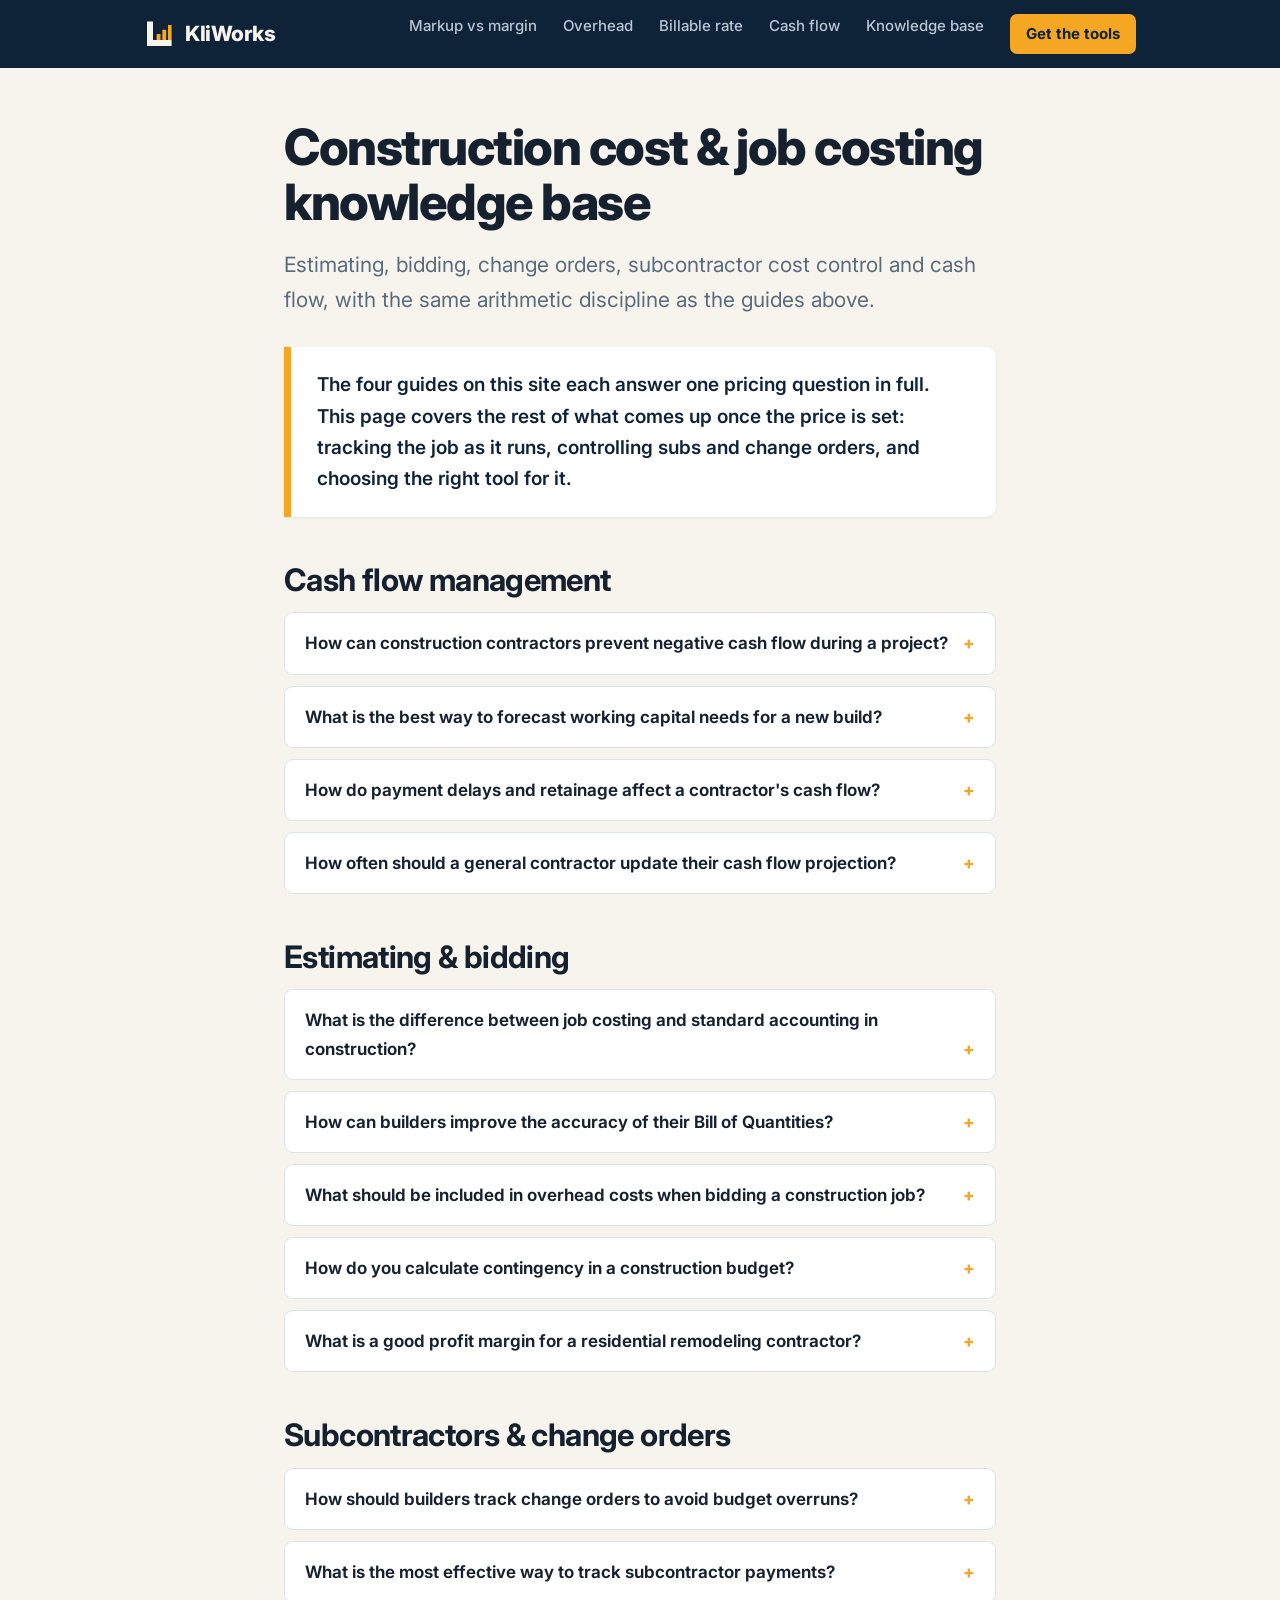
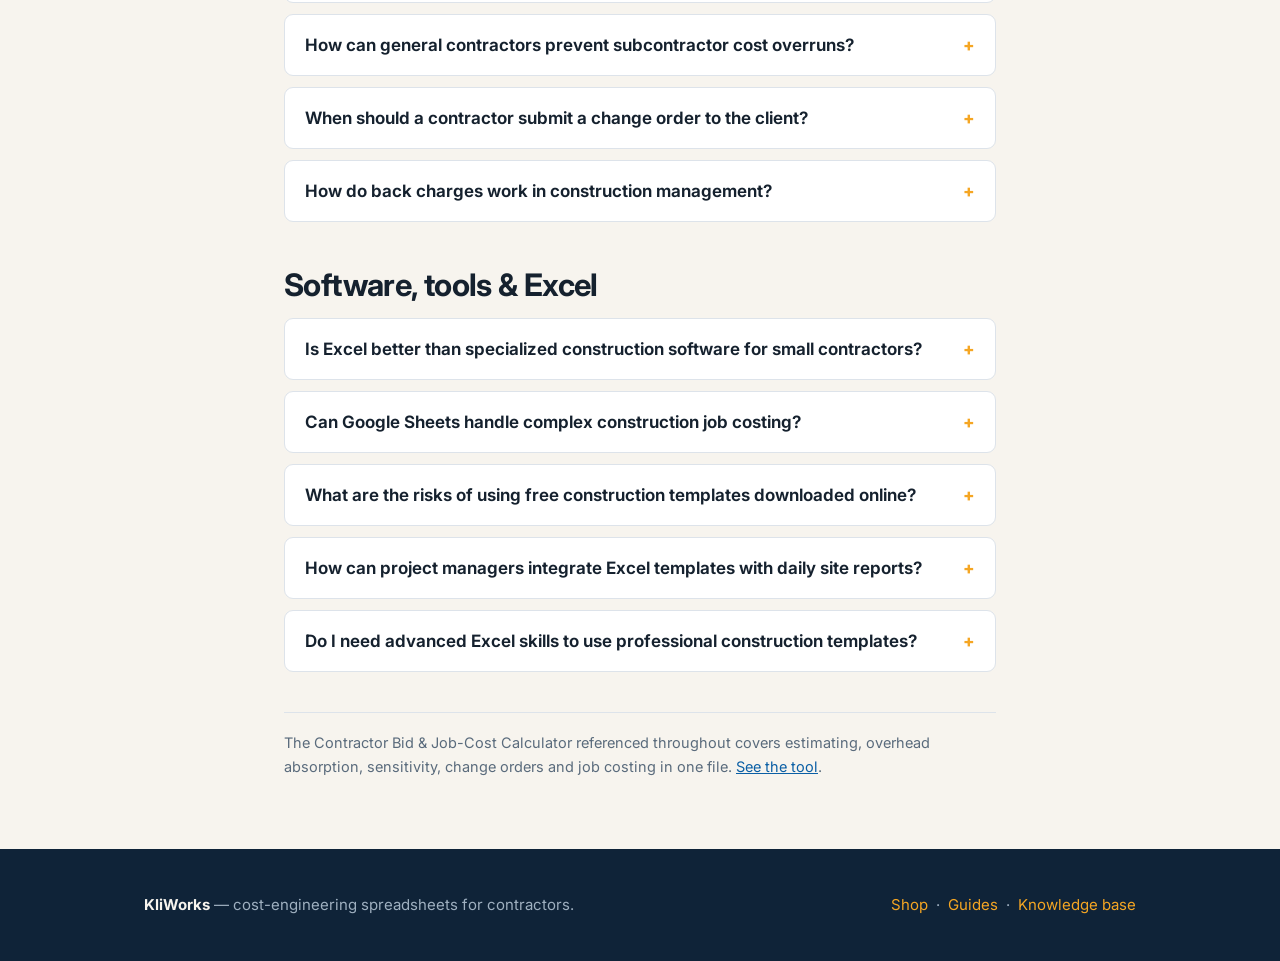
<file: knowledge-base.html>
<!DOCTYPE html>
<html lang="en"><head>
<meta charset="utf-8"><meta name="viewport" content="width=device-width,initial-scale=1">
<title>Construction cost &amp; job costing knowledge base | KliWorks</title>
<meta name="description" content="Job costing, bidding, change orders, subcontractor cost control and cash flow, answered with the same arithmetic discipline as the guides, for contractors.">
<link rel="canonical" href="https://kliworks.netlify.app/knowledge-base.html">
<meta property="og:title" content="Construction cost &amp; job costing knowledge base | KliWorks"><meta property="og:description" content="Job costing, bidding, change orders, subcontractor cost control and cash flow, answered with the same arithmetic discipline as the guides, for contractors.">
<meta property="og:type" content="website"><meta property="og:url" content="https://kliworks.netlify.app/knowledge-base.html">
<meta property="og:image" content="https://kliworks.netlify.app/logo.png">
<meta name="twitter:card" content="summary"><meta name="twitter:image" content="https://kliworks.netlify.app/logo.png">
<meta name="robots" content="index,follow,max-snippet:-1,max-image-preview:large">
<meta name="p:domain_verify" content="0a3e1951135c30d4aa3d8235e52a3ee9"/>
<meta name="msvalidate.01" content="437D225529D8C67E4C56C81756D144BD" />
<meta name="google-site-verification" content="_c79VGrlBmVDrB5iHowJ7jY8DNtsCnGF1dQSaH2i5rk" />
<link rel="preconnect" href="https://fonts.googleapis.com"><link rel="preconnect" href="https://fonts.gstatic.com" crossorigin>
<link href="https://fonts.googleapis.com/css2?family=Inter:wght@400;500;600;700;800&display=swap" rel="stylesheet">
<link rel="stylesheet" href="/style.css">
<script type="application/ld+json">{"@context": "https://schema.org", "@type": "Organization", "name": "KliWorks", "url": "https://kliworks.netlify.app", "logo": "https://kliworks.netlify.app/logo.png", "description": "Cost-engineering spreadsheets for contractors and service trades.", "sameAs": ["https://kliworks.etsy.com", "https://www.linkedin.com/company/145392498/", "https://www.pinterest.com/oriyakli1/"]}</script>
<script type="application/ld+json">{"@context": "https://schema.org", "@type": "FAQPage", "mainEntity": [
{"@type": "Question", "name": "How can construction contractors prevent negative cash flow during a project?", "acceptedAnswer": {"@type": "Answer", "text": "Forecast direct costs against the milestone payments you expect to receive before the project starts, not after. Most negative cash flow comes from paying labor and material weekly while getting paid at milestones that land weeks later. The KliWorks Construction Cash Flow & Draw Schedule lays out that timeline so the gap shows up before it becomes a problem."}},
{"@type": "Question", "name": "What is the best way to forecast working capital needs for a new build?", "acceptedAnswer": {"@type": "Answer", "text": "Calculate the gap between your upfront mobilization costs and the date of your first client payment milestone. That gap is what you need in working capital to cover weekly payroll and material draws until the first draw clears. The KliWorks Cash Flow & Draw Schedule tracks this gap against a draw schedule so you can see your lowest cash point before you sign the contract, not after."}},
{"@type": "Question", "name": "How do payment delays and retainage affect a contractor's cash flow?", "acceptedAnswer": {"@type": "Answer", "text": "Retainage, typically 5 to 10 percent of each draw, is withheld until project closeout, so it isn't available for payroll or materials even though it's technically your profit. On a $150,000 contract at 10 percent retainage, that's $15,000 sitting in someone else's account for months. The KliWorks Cash Flow & Draw Schedule deducts retainage from each draw automatically so cash-on-hand reflects what you can actually spend."}},
{"@type": "Question", "name": "How often should a general contractor update their cash flow projection?", "acceptedAnswer": {"@type": "Answer", "text": "Weekly, at minimum. Material price swings and weather delays shift your baseline fast enough that a monthly update is usually already stale. A plain spreadsheet you can update in a few minutes makes that weekly habit realistic without needing an accounting background."}},
{"@type": "Question", "name": "What is the difference between job costing and standard accounting in construction?", "acceptedAnswer": {"@type": "Answer", "text": "Standard accounting tells you whether the business overall made money. Job costing tracks labor, materials, and sub-trade costs against a single project's budget so you can see margin fade while the job is still open, not after it closes. The Job Costing tab in the KliWorks Contractor Bid & Job-Cost Calculator tracks actual spend against budget line by line for this reason."}},
{"@type": "Question", "name": "How can builders improve the accuracy of their Bill of Quantities?", "acceptedAnswer": {"@type": "Answer", "text": "Break the job into its individual material and labor components and price each one from your own historical costs, rather than pricing the job as a single lump estimate. The estimate builder tab in the KliWorks Contractor Bid & Job-Cost Calculator forces that breakdown so quantities don't get guessed at the end."}},
{"@type": "Question", "name": "What should be included in overhead costs when bidding a construction job?", "acceptedAnswer": {"@type": "Answer", "text": "Overhead covers indirect costs, insurance, shop costs, software, admin time, vehicle costs, that aren't tied to any one job but have to be paid for by all of them. Divide your annual fixed overhead by your annual billable labor hours to get an overhead-per-labor-hour figure, then add that on top of burdened wage for every hour you bid. See the overhead per labor hour guide for the full formula."}},
{"@type": "Question", "name": "How do you calculate contingency in a construction budget?", "acceptedAnswer": {"@type": "Answer", "text": "Contingency is typically set at 5 to 15 percent of total estimated cost, scaled to how much uncertainty the job carries. It's meant to absorb unforeseen conditions discovered during the work, not scope the client adds later, which belongs in a change order instead. The sensitivity tab in the KliWorks Contractor Bid & Job-Cost Calculator lets you test contingency assumptions against the bottom line before you submit."}},
{"@type": "Question", "name": "What is a good profit margin for a residential remodeling contractor?", "acceptedAnswer": {"@type": "Answer", "text": "NAHB's Remodelers' Cost of Doing Business data puts the industry average gross profit margin in the 25 to 30 percent range, with net profit margin after all operating expenses typically landing between 5 and 8 percent. Those are averages, not targets. The bid summary tab in the KliWorks Contractor Bid & Job-Cost Calculator shows your expected margin before you submit, not after the job closes."}},
{"@type": "Question", "name": "How should builders track change orders to avoid budget overruns?", "acceptedAnswer": {"@type": "Answer", "text": "Log every change order the moment it's agreed, before the new work starts, with both the material and labor cost attached. Change orders tracked after the fact are the most common way a profitable bid turns into a losing job. The change orders tab in the KliWorks Contractor Bid & Job-Cost Calculator rolls each approved change into the job's running total and margin automatically."}},
{"@type": "Question", "name": "What is the most effective way to track subcontractor payments?", "acceptedAnswer": {"@type": "Answer", "text": "Tie every payment to verified progress on site, and get a signed lien waiver before releasing the check. Paying ahead of progress or without a waiver is how GCs end up exposed to a lien from a sub's own unpaid suppliers. This is a contract and documentation practice, not a spreadsheet feature."}},
{"@type": "Question", "name": "How can general contractors prevent subcontractor cost overruns?", "acceptedAnswer": {"@type": "Answer", "text": "Lock in fixed-price sub-contracts wherever you can, and check every sub invoice against the original quoted amount rather than paying whatever is billed. The job costing tab in the KliWorks Contractor Bid & Job-Cost Calculator tracks each sub-trade's budgeted cost next to actual invoices so a drifting cost is visible line by line."}},
{"@type": "Question", "name": "When should a contractor submit a change order to the client?", "acceptedAnswer": {"@type": "Answer", "text": "Before any out-of-scope work begins, with the client's sign-off in hand. Starting on a verbal go-ahead is how contractors end up eating costs they can't later bill for. The change orders tab in the KliWorks Contractor Bid & Job-Cost Calculator updates the job's expected margin as soon as a change is logged."}},
{"@type": "Question", "name": "How do back charges work in construction management?", "acceptedAnswer": {"@type": "Answer", "text": "A back charge is a cost the GC bills to a subcontractor for damage, delay, or cleanup the sub caused, deducted from that sub's own final payment rather than absorbed by the GC. It needs to be documented and agreed in writing before it's deducted."}},
{"@type": "Question", "name": "Is Excel better than specialized construction software for small contractors?", "acceptedAnswer": {"@type": "Answer", "text": "For a small or mid-sized contractor, a well-built spreadsheet gives most of the pricing and job-costing discipline of dedicated construction software without the $500-plus monthly subscription or the training time. The tradeoff is no live multi-user project tracking across a large team. KliWorks templates are built in Excel and Google Sheets for a one-time price, aimed at that smaller end of the market."}},
{"@type": "Question", "name": "Can Google Sheets handle complex construction job costing?", "acceptedAnswer": {"@type": "Answer", "text": "Yes, as long as the underlying formulas and data structure are built correctly. Sheets has the same core calculation engine Excel does, plus real-time access from a phone or tablet on site. KliWorks templates work in both Excel and Google Sheets from the same file."}},
{"@type": "Question", "name": "What are the risks of using free construction templates downloaded online?", "acceptedAnswer": {"@type": "Answer", "text": "Free templates are rarely checked for formula errors, and a single broken cell in a cost calculation can silently throw off a bid by thousands of dollars. KliWorks spreadsheets are built and formula-checked by an industrial engineer, which doesn't make them error-proof but means the math has had trained eyes on it."}},
{"@type": "Question", "name": "How can project managers integrate Excel templates with daily site reports?", "acceptedAnswer": {"@type": "Answer", "text": "A Google Sheets version of a cost template can be opened and updated from a phone or tablet on site, with changes saved through Google's own sync. That gets daily labor hours and material receipts entered close to when they happen instead of reconstructed from memory later."}},
{"@type": "Question", "name": "Do I need advanced Excel skills to use professional construction templates?", "acceptedAnswer": {"@type": "Answer", "text": "No. A well-built template is designed so you only ever type into a handful of input cells, cost, hours, a markup percentage, while the formulas handle every calculation behind them. KliWorks templates are built this way on purpose, since most contractors using them are experts in construction, not spreadsheets."}}
]}</script>
</head><body>
<header><div class="wrap wide"><a class="brand" href="/"><svg width="30" height="30" viewBox="0 0 100 100" aria-hidden="true"><path d="M10 8 H30 V70 H92 V90 H10 Z" fill="#F7F4EE"/><rect x="42" y="50" width="13" height="20" fill="#F5A623"/><rect x="61" y="36" width="13" height="34" fill="#F5A623"/><rect x="80" y="20" width="12" height="50" fill="#F5A623"/></svg><span>KliWorks</span></a>
<nav><a href="/markup-vs-margin.html">Markup vs margin</a><a href="/overhead-per-labor-hour.html">Overhead</a>
<a href="/flat-rate-hourly-rate.html">Billable rate</a><a href="/construction-cash-flow.html">Cash flow</a>
<a href="/knowledge-base.html">Knowledge base</a>
<a class="cta" href="https://kliworks.etsy.com">Get the tools</a></nav></div></header>
<main><div class="wrap"><article style="padding:52px 0 0">
<h1>Construction cost &amp; job costing knowledge base</h1>
<p class="lede">Estimating, bidding, change orders, subcontractor cost control and cash flow, with the same arithmetic discipline as the guides above.</p>
<div class="answer"><p>The four guides on this site each answer one pricing question in full. This page covers the rest of what comes up once the price is set: tracking the job as it runs, controlling subs and change orders, and choosing the right tool for it.</p></div>

<h2>Cash flow management</h2>
<div class="faq">
<details><summary>How can construction contractors prevent negative cash flow during a project?</summary><div class="ans"><p>Forecast direct costs against the milestone payments you expect to receive before the project starts, not after. Most negative cash flow comes from paying labor and material weekly while getting paid at milestones that land weeks later. The KliWorks Construction Cash Flow &amp; Draw Schedule lays out that timeline so the gap shows up before it becomes a problem.</p></div></details>
<details><summary>What is the best way to forecast working capital needs for a new build?</summary><div class="ans"><p>Calculate the gap between your upfront mobilization costs and the date of your first client payment milestone. That gap is what you need in working capital to cover weekly payroll and material draws until the first draw clears.</p></div></details>
<details><summary>How do payment delays and retainage affect a contractor's cash flow?</summary><div class="ans"><p>Retainage, typically 5 to 10% of each draw, is withheld until project closeout, so it isn't available for payroll or materials even though it's technically your profit. On a $150,000 contract at 10% retainage, that's $15,000 sitting in someone else's account for months.</p></div></details>
<details><summary>How often should a general contractor update their cash flow projection?</summary><div class="ans"><p>Weekly, at minimum. Material price swings and weather delays shift your baseline fast enough that a monthly update is usually already stale.</p></div></details>
</div>

<h2>Estimating &amp; bidding</h2>
<div class="faq">
<details><summary>What is the difference between job costing and standard accounting in construction?</summary><div class="ans"><p>Standard accounting tells you whether the business overall made money. Job costing tracks labor, materials, and sub-trade costs against a single project's budget so you can see margin fade while the job is still open, not after it closes.</p></div></details>
<details><summary>How can builders improve the accuracy of their Bill of Quantities?</summary><div class="ans"><p>Break the job into its individual material and labor components and price each one from your own historical costs, rather than pricing the job as a single lump estimate.</p></div></details>
<details><summary>What should be included in overhead costs when bidding a construction job?</summary><div class="ans"><p>Overhead covers indirect costs, insurance, shop costs, software, admin time, vehicle costs, that aren't tied to any one job but have to be paid for by all of them. See the <a href="/overhead-per-labor-hour.html">overhead per labor hour guide</a> for the full formula.</p></div></details>
<details><summary>How do you calculate contingency in a construction budget?</summary><div class="ans"><p>Contingency is typically set at 5 to 15% of total estimated cost, scaled to how much uncertainty the job carries. It absorbs unforeseen conditions discovered during the work, not scope the client adds later, which belongs in a change order instead.</p></div></details>
<details><summary>What is a good profit margin for a residential remodeling contractor?</summary><div class="ans"><p>NAHB's Remodelers' Cost of Doing Business data puts the industry average gross profit margin in the 25&ndash;30% range, with net profit margin after all operating expenses typically landing between 5% and 8%. Those are averages, not targets.</p></div></details>
</div>

<h2>Subcontractors &amp; change orders</h2>
<div class="faq">
<details><summary>How should builders track change orders to avoid budget overruns?</summary><div class="ans"><p>Log every change order the moment it's agreed, before the new work starts, with both the material and labor cost attached. Change orders tracked after the fact are the most common way a profitable bid turns into a losing job.</p></div></details>
<details><summary>What is the most effective way to track subcontractor payments?</summary><div class="ans"><p>Tie every payment to verified progress on site, and get a signed lien waiver before releasing the check. This is a contract and documentation practice, not a spreadsheet feature.</p></div></details>
<details><summary>How can general contractors prevent subcontractor cost overruns?</summary><div class="ans"><p>Lock in fixed-price sub-contracts wherever you can, and check every sub invoice against the original quoted amount rather than paying whatever is billed.</p></div></details>
<details><summary>When should a contractor submit a change order to the client?</summary><div class="ans"><p>Before any out-of-scope work begins, with the client's sign-off in hand. Starting on a verbal go-ahead is how contractors end up eating costs they can't later bill for.</p></div></details>
<details><summary>How do back charges work in construction management?</summary><div class="ans"><p>A back charge is a cost the GC bills to a subcontractor for damage, delay, or cleanup the sub caused, deducted from that sub's own final payment rather than absorbed by the GC. It needs to be documented and agreed in writing before it's deducted.</p></div></details>
</div>

<h2>Software, tools &amp; Excel</h2>
<div class="faq">
<details><summary>Is Excel better than specialized construction software for small contractors?</summary><div class="ans"><p>For a small or mid-sized contractor, a well-built spreadsheet gives most of the pricing and job-costing discipline of dedicated construction software without the $500+/month subscription or the training time. The tradeoff is no live multi-user project tracking across a large team.</p></div></details>
<details><summary>Can Google Sheets handle complex construction job costing?</summary><div class="ans"><p>Yes, as long as the underlying formulas and data structure are built correctly. Sheets has the same core calculation engine Excel does, plus real-time access from a phone or tablet on site.</p></div></details>
<details><summary>What are the risks of using free construction templates downloaded online?</summary><div class="ans"><p>Free templates are rarely checked for formula errors, and a single broken cell in a cost calculation can silently throw off a bid by thousands of dollars.</p></div></details>
<details><summary>How can project managers integrate Excel templates with daily site reports?</summary><div class="ans"><p>A Google Sheets version of a cost template can be opened and updated from a phone or tablet on site, with changes saved through Google's own sync.</p></div></details>
<details><summary>Do I need advanced Excel skills to use professional construction templates?</summary><div class="ans"><p>No. A well-built template is designed so you only type into a handful of input cells, cost, hours, a markup percentage, while the formulas handle every calculation behind them.</p></div></details>
</div>

<p class="src">The Contractor Bid &amp; Job-Cost Calculator referenced throughout covers estimating, overhead absorption, sensitivity, change orders and job costing in one file. <a href="https://www.etsy.com/listing/4607159349/contractor-bid-calculator-and-job">See the tool</a>.</p>
</article></div></main>
<footer><div class="wrap wide">
<div><strong style="color:#F7F4EE">KliWorks</strong> — cost-engineering spreadsheets for contractors.</div>
<div style="margin-left:auto"><a href="https://kliworks.etsy.com">Shop</a> &nbsp;·&nbsp; <a href="/markup-vs-margin.html">Guides</a> &nbsp;·&nbsp; <a href="/knowledge-base.html">Knowledge base</a></div>
</div></footer></body></html>
</file>
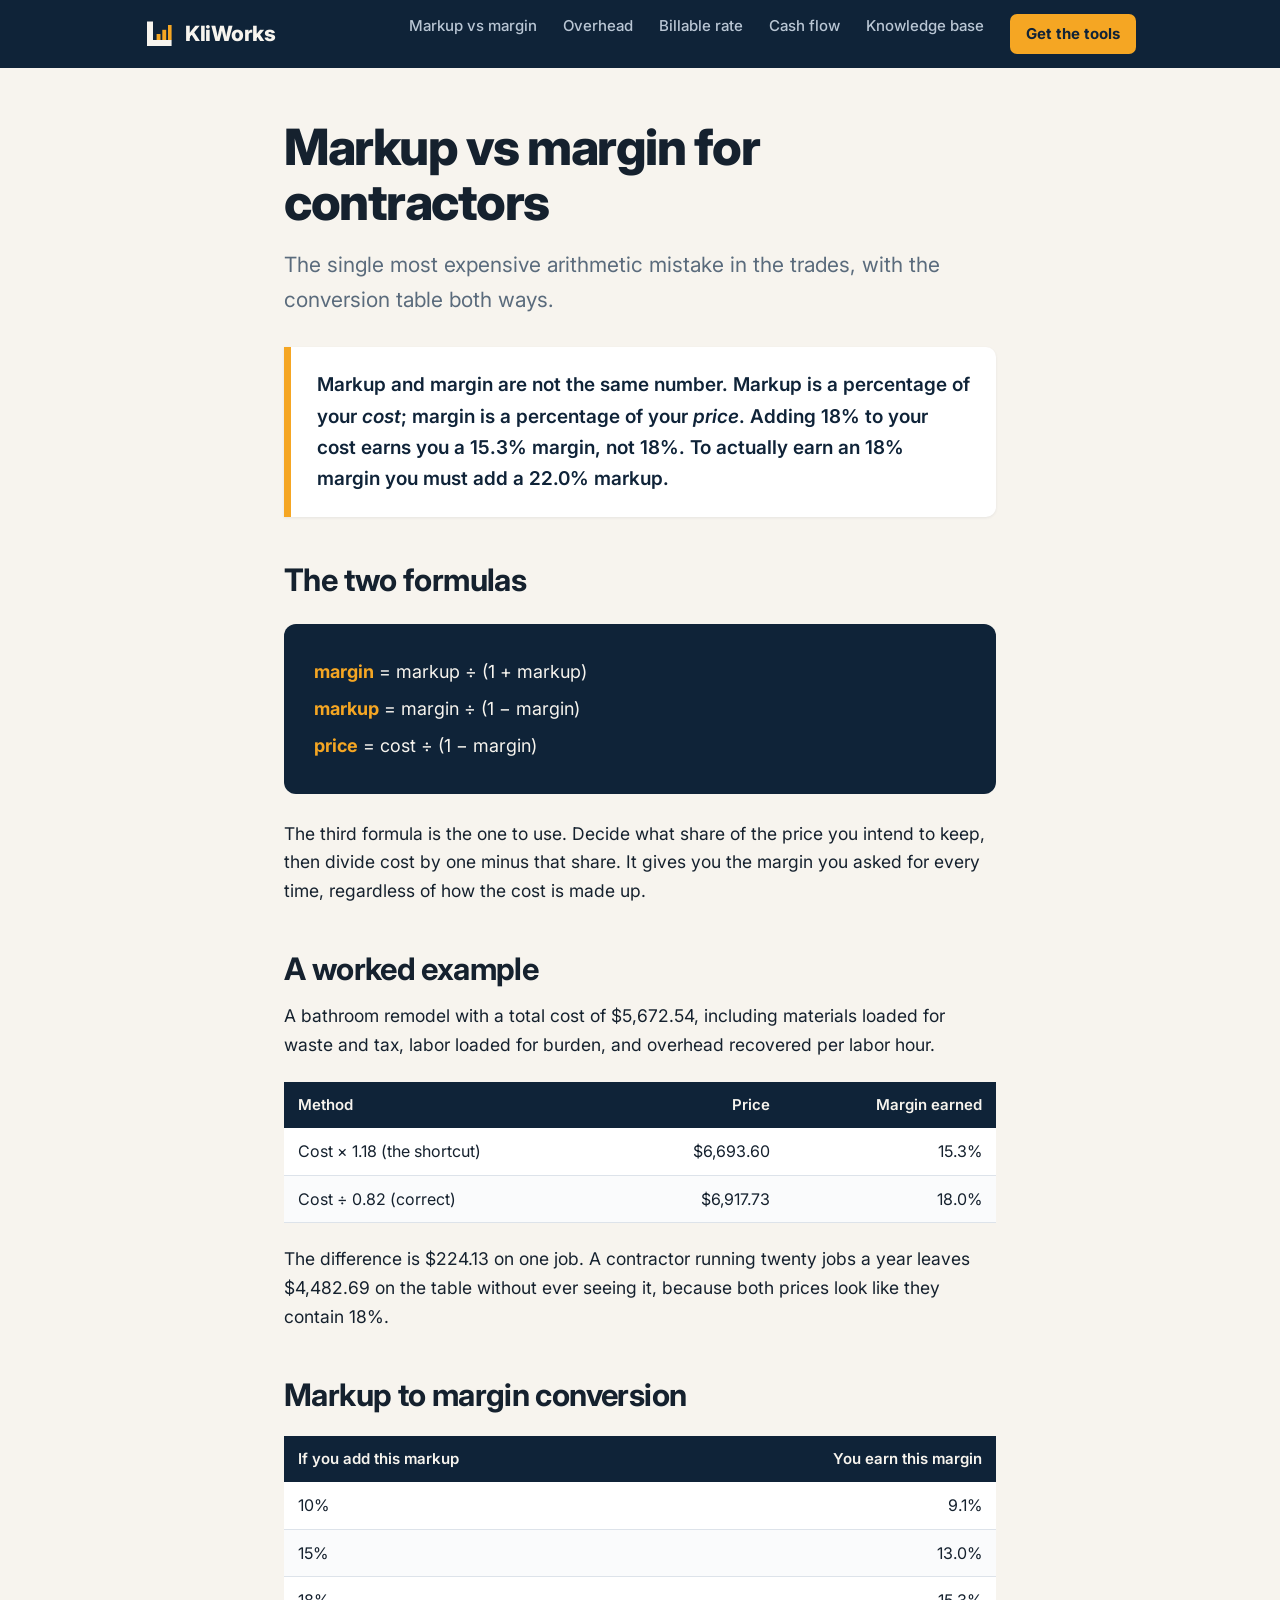
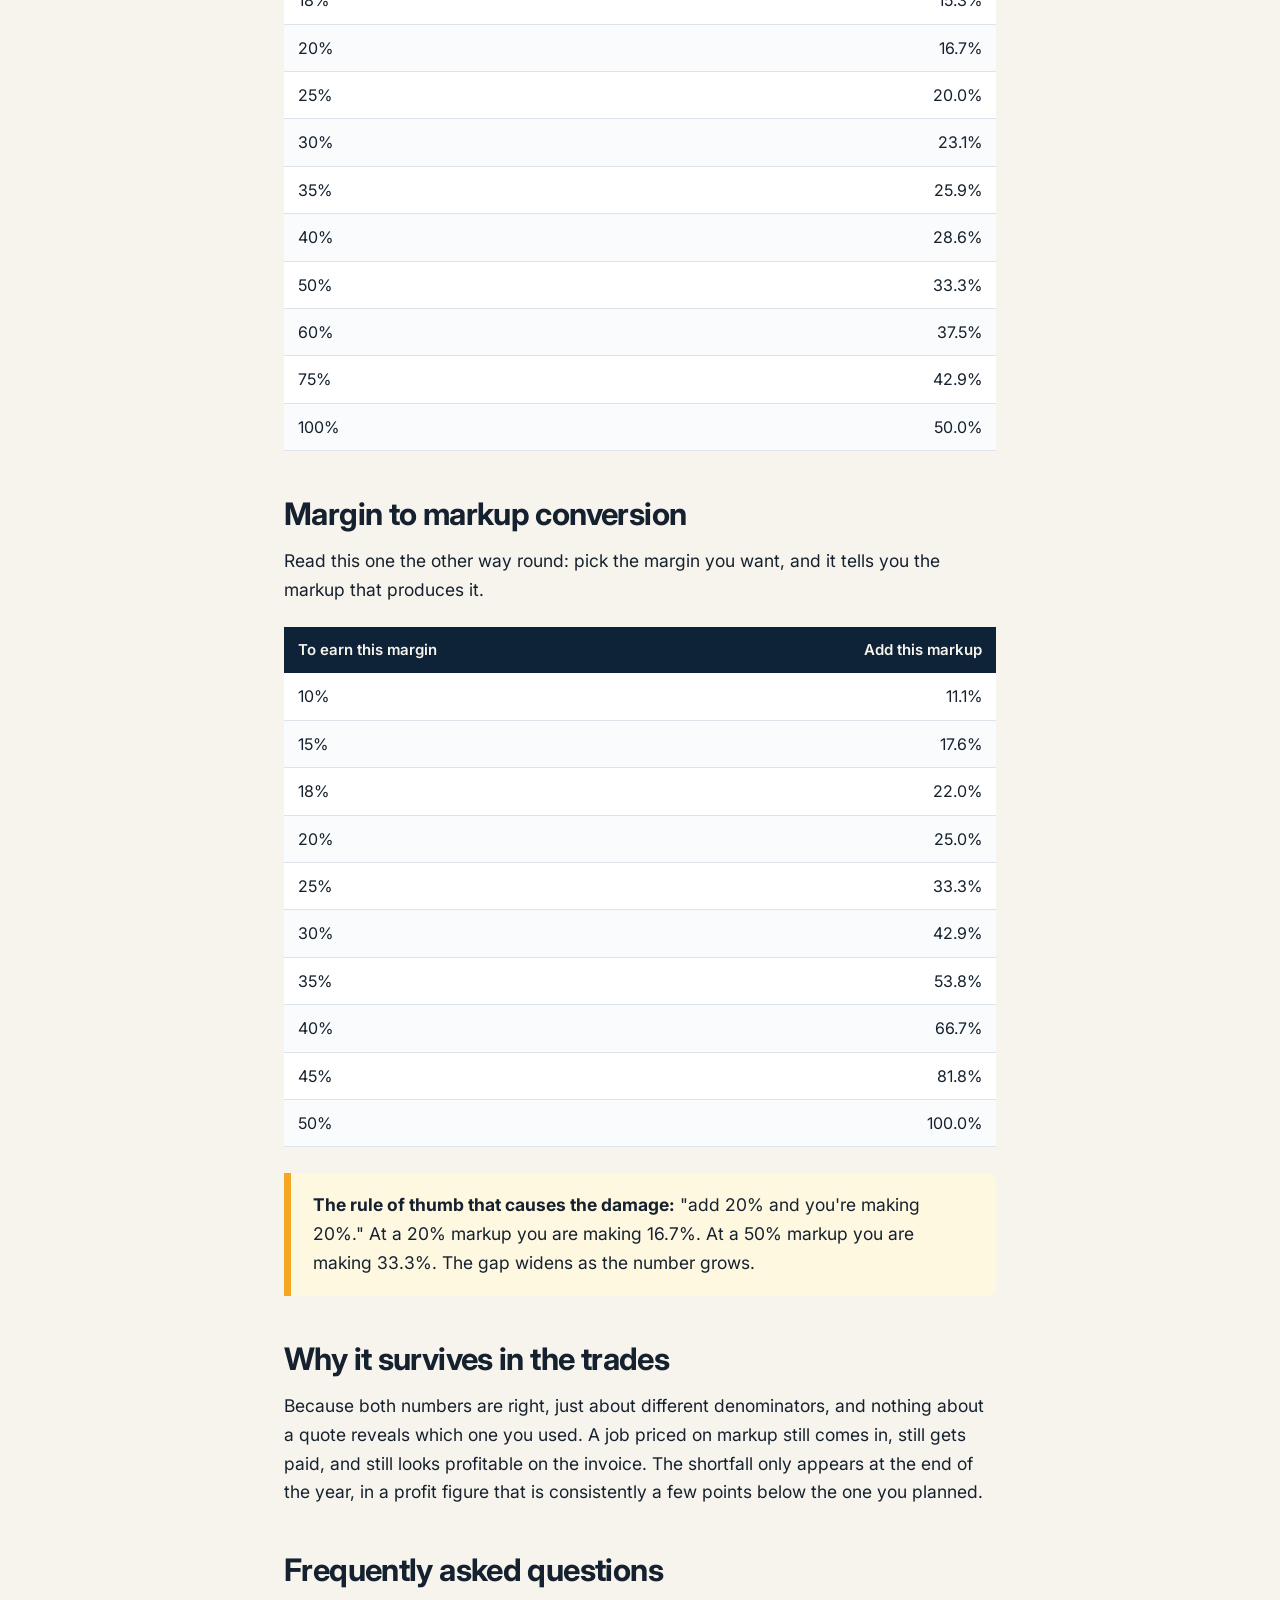
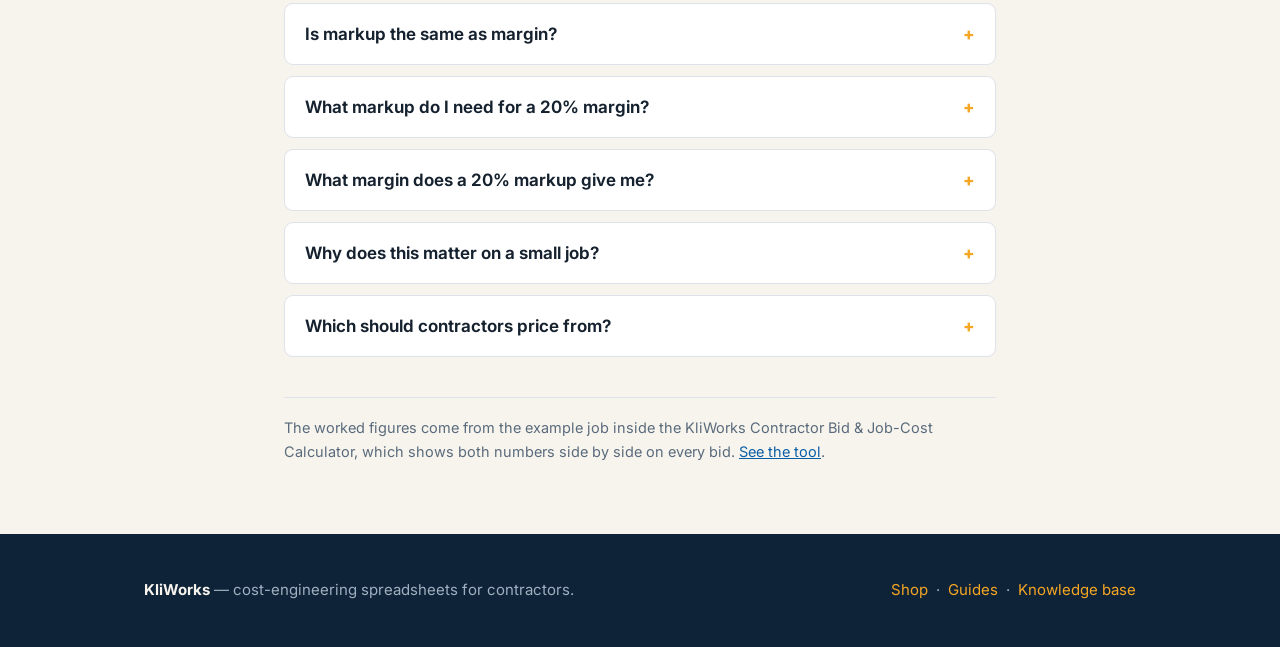
<file: markup-vs-margin.html>
<!DOCTYPE html>
<html lang="en"><head>
<meta charset="utf-8"><meta name="viewport" content="width=device-width,initial-scale=1">
<title>Markup vs margin for contractors — conversion table and formulas | KliWorks</title>
<meta name="description" content="An 18% markup earns a 15.3% margin. Full markup-to-margin conversion tables, both formulas, and a worked contractor example showing the $224 per job gap.">
<link rel="canonical" href="https://kliworks.netlify.app/markup-vs-margin.html">
<meta property="og:title" content="Markup vs margin for contractors — conversion table and formulas | KliWorks"><meta property="og:description" content="An 18% markup earns a 15.3% margin. Full markup-to-margin conversion tables, both formulas, and a worked contractor example showing the $224 per job gap.">
<meta property="og:type" content="website"><meta property="og:url" content="https://kliworks.netlify.app/markup-vs-margin.html">
<meta property="og:image" content="https://kliworks.netlify.app/logo.png">
<meta name="twitter:card" content="summary"><meta name="twitter:image" content="https://kliworks.netlify.app/logo.png">
<meta name="robots" content="index,follow,max-snippet:-1,max-image-preview:large">
<meta name="p:domain_verify" content="0a3e1951135c30d4aa3d8235e52a3ee9"/>
<meta name="msvalidate.01" content="437D225529D8C67E4C56C81756D144BD" />
<meta name="google-site-verification" content="_c79VGrlBmVDrB5iHowJ7jY8DNtsCnGF1dQSaH2i5rk" />
<link rel="preconnect" href="https://fonts.googleapis.com"><link rel="preconnect" href="https://fonts.gstatic.com" crossorigin>
<link href="https://fonts.googleapis.com/css2?family=Inter:wght@400;500;600;700;800&display=swap" rel="stylesheet">
<link rel="stylesheet" href="/style.css">
<script type="application/ld+json">{"@context": "https://schema.org", "@type": "Organization", "name": "KliWorks", "url": "https://kliworks.netlify.app", "logo": "https://kliworks.netlify.app/logo.png", "description": "Cost-engineering spreadsheets for contractors and service trades.", "sameAs": ["https://kliworks.etsy.com", "https://www.linkedin.com/company/145392498/", "https://www.pinterest.com/oriyakli1/"]}</script>
<script type="application/ld+json">{"@context": "https://schema.org", "@type": "Article", "headline": "Markup vs margin for contractors", "description": "An 18% markup earns a 15.3% margin. Full markup-to-margin conversion tables, both formulas, and a worked contractor example showing the $224 per job gap.", "author": {"@type": "Organization", "name": "KliWorks"}, "publisher": {"@type": "Organization", "name": "KliWorks"}, "datePublished": "2026-10-30", "dateModified": "2026-10-30", "mainEntityOfPage": "https://kliworks.netlify.app/markup-vs-margin.html"}</script>
<script type="application/ld+json">{"@context": "https://schema.org", "@type": "FAQPage", "mainEntity": [{"@type": "Question", "name": "Is markup the same as margin?", "acceptedAnswer": {"@type": "Answer", "text": "No. Markup is measured against your cost. Margin is measured against your price. A 50% markup produces a 33.3% margin, not a 50% margin."}}, {"@type": "Question", "name": "What markup do I need for a 20% margin?", "acceptedAnswer": {"@type": "Answer", "text": "25%. The formula is markup = margin / (1 - margin), so 0.20 / 0.80 = 0.25."}}, {"@type": "Question", "name": "What margin does a 20% markup give me?", "acceptedAnswer": {"@type": "Answer", "text": "16.7%. The formula is margin = markup / (1 + markup), so 0.20 / 1.20 = 0.167."}}, {"@type": "Question", "name": "Why does this matter on a small job?", "acceptedAnswer": {"@type": "Answer", "text": "Because it compounds. On a $5,672 cost the gap between an 18% markup and an 18% margin is $224. Across 20 jobs a year that is $4,483 of profit that was never priced in."}}, {"@type": "Question", "name": "Which should contractors price from?", "acceptedAnswer": {"@type": "Answer", "text": "Margin. Decide the share of the price you intend to keep, then divide your cost by (1 - margin). Pricing from markup means your actual margin changes every time your cost mix changes."}}]}</script>
</head><body>
<header><div class="wrap wide"><a class="brand" href="/"><svg width="30" height="30" viewBox="0 0 100 100" aria-hidden="true"><path d="M10 8 H30 V70 H92 V90 H10 Z" fill="#F7F4EE"/><rect x="42" y="50" width="13" height="20" fill="#F5A623"/><rect x="61" y="36" width="13" height="34" fill="#F5A623"/><rect x="80" y="20" width="12" height="50" fill="#F5A623"/></svg><span>KliWorks</span></a>
<nav><a href="/markup-vs-margin.html">Markup vs margin</a><a href="/overhead-per-labor-hour.html">Overhead</a>
<a href="/flat-rate-hourly-rate.html">Billable rate</a><a href="/construction-cash-flow.html">Cash flow</a>
<a href="/knowledge-base.html">Knowledge base</a>
<a class="cta" href="https://kliworks.etsy.com">Get the tools</a></nav></div></header>
<main><div class="wrap"><article style="padding:52px 0 0">
<h1>Markup vs margin for contractors</h1>
<p class="lede">The single most expensive arithmetic mistake in the trades, with the conversion table both ways.</p>
<div class="answer"><p>Markup and margin are not the same number. Markup is a percentage of your <em>cost</em>; margin is a percentage of your <em>price</em>. Adding 18% to your cost earns you a 15.3% margin, not 18%. To actually earn an 18% margin you must add a 22.0% markup.</p></div>

<h2>The two formulas</h2>
<div class="calc">
<div><b>margin</b> = markup &divide; (1 + markup)</div>
<div><b>markup</b> = margin &divide; (1 &minus; margin)</div>
<div><b>price</b> = cost &divide; (1 &minus; margin)</div>
</div>
<p>The third formula is the one to use. Decide what share of the price you intend to keep, then divide cost by one minus that share. It gives you the margin you asked for every time, regardless of how the cost is made up.</p>

<h2>A worked example</h2>
<p>A bathroom remodel with a total cost of $5,672.54, including materials loaded for waste and tax, labor loaded for burden, and overhead recovered per labor hour.</p>
<table><thead><tr><th>Method</th><th>Price</th><th>Margin earned</th></tr></thead><tbody>
<tr><td>Cost &times; 1.18 (the shortcut)</td><td>$6,693.60</td><td>15.3%</td></tr>
<tr><td>Cost &divide; 0.82 (correct)</td><td>$6,917.73</td><td>18.0%</td></tr>
</tbody></table>
<p>The difference is $224.13 on one job. A contractor running twenty jobs a year leaves $4,482.69 on the table without ever seeing it, because both prices look like they contain 18%.</p>

<h2>Markup to margin conversion</h2>
<table><thead><tr><th>If you add this markup</th><th>You earn this margin</th></tr></thead><tbody><tr><td>10%</td><td>9.1%</td></tr><tr><td>15%</td><td>13.0%</td></tr><tr><td>18%</td><td>15.3%</td></tr><tr><td>20%</td><td>16.7%</td></tr><tr><td>25%</td><td>20.0%</td></tr><tr><td>30%</td><td>23.1%</td></tr><tr><td>35%</td><td>25.9%</td></tr><tr><td>40%</td><td>28.6%</td></tr><tr><td>50%</td><td>33.3%</td></tr><tr><td>60%</td><td>37.5%</td></tr><tr><td>75%</td><td>42.9%</td></tr><tr><td>100%</td><td>50.0%</td></tr></tbody></table>

<h2>Margin to markup conversion</h2>
<p>Read this one the other way round: pick the margin you want, and it tells you the markup that produces it.</p>
<table><thead><tr><th>To earn this margin</th><th>Add this markup</th></tr></thead><tbody><tr><td>10%</td><td>11.1%</td></tr><tr><td>15%</td><td>17.6%</td></tr><tr><td>18%</td><td>22.0%</td></tr><tr><td>20%</td><td>25.0%</td></tr><tr><td>25%</td><td>33.3%</td></tr><tr><td>30%</td><td>42.9%</td></tr><tr><td>35%</td><td>53.8%</td></tr><tr><td>40%</td><td>66.7%</td></tr><tr><td>45%</td><td>81.8%</td></tr><tr><td>50%</td><td>100.0%</td></tr></tbody></table>

<div class="note"><p><strong>The rule of thumb that causes the damage:</strong> "add 20% and you're making 20%." At a 20% markup you are making 16.7%. At a 50% markup you are making 33.3%. The gap widens as the number grows.</p></div>

<h2>Why it survives in the trades</h2>
<p>Because both numbers are right, just about different denominators, and nothing about a quote reveals which one you used. A job priced on markup still comes in, still gets paid, and still looks profitable on the invoice. The shortfall only appears at the end of the year, in a profit figure that is consistently a few points below the one you planned.</p>

<h2>Frequently asked questions</h2><div class="faq"><details><summary>Is markup the same as margin?</summary><div class="ans"><p>No. Markup is measured against your cost. Margin is measured against your price. A 50% markup produces a 33.3% margin, not a 50% margin.</p></div></details><details><summary>What markup do I need for a 20% margin?</summary><div class="ans"><p>25%. The formula is markup = margin / (1 - margin), so 0.20 / 0.80 = 0.25.</p></div></details><details><summary>What margin does a 20% markup give me?</summary><div class="ans"><p>16.7%. The formula is margin = markup / (1 + markup), so 0.20 / 1.20 = 0.167.</p></div></details><details><summary>Why does this matter on a small job?</summary><div class="ans"><p>Because it compounds. On a $5,672 cost the gap between an 18% markup and an 18% margin is $224. Across 20 jobs a year that is $4,483 of profit that was never priced in.</p></div></details><details><summary>Which should contractors price from?</summary><div class="ans"><p>Margin. Decide the share of the price you intend to keep, then divide your cost by (1 - margin). Pricing from markup means your actual margin changes every time your cost mix changes.</p></div></details></div>
<p class="src">The worked figures come from the example job inside the KliWorks Contractor Bid &amp; Job-Cost Calculator, which shows both numbers side by side on every bid. <a href="https://www.etsy.com/listing/4607159349/contractor-bid-calculator-and-job">See the tool</a>.</p>
</article></div></main>
<footer><div class="wrap wide">
<div><strong style="color:#F7F4EE">KliWorks</strong> — cost-engineering spreadsheets for contractors.</div>
<div style="margin-left:auto"><a href="https://kliworks.etsy.com">Shop</a> &nbsp;·&nbsp; <a href="/markup-vs-margin.html">Guides</a> &nbsp;·&nbsp; <a href="/knowledge-base.html">Knowledge base</a></div>
</div></footer></body></html>
</file>
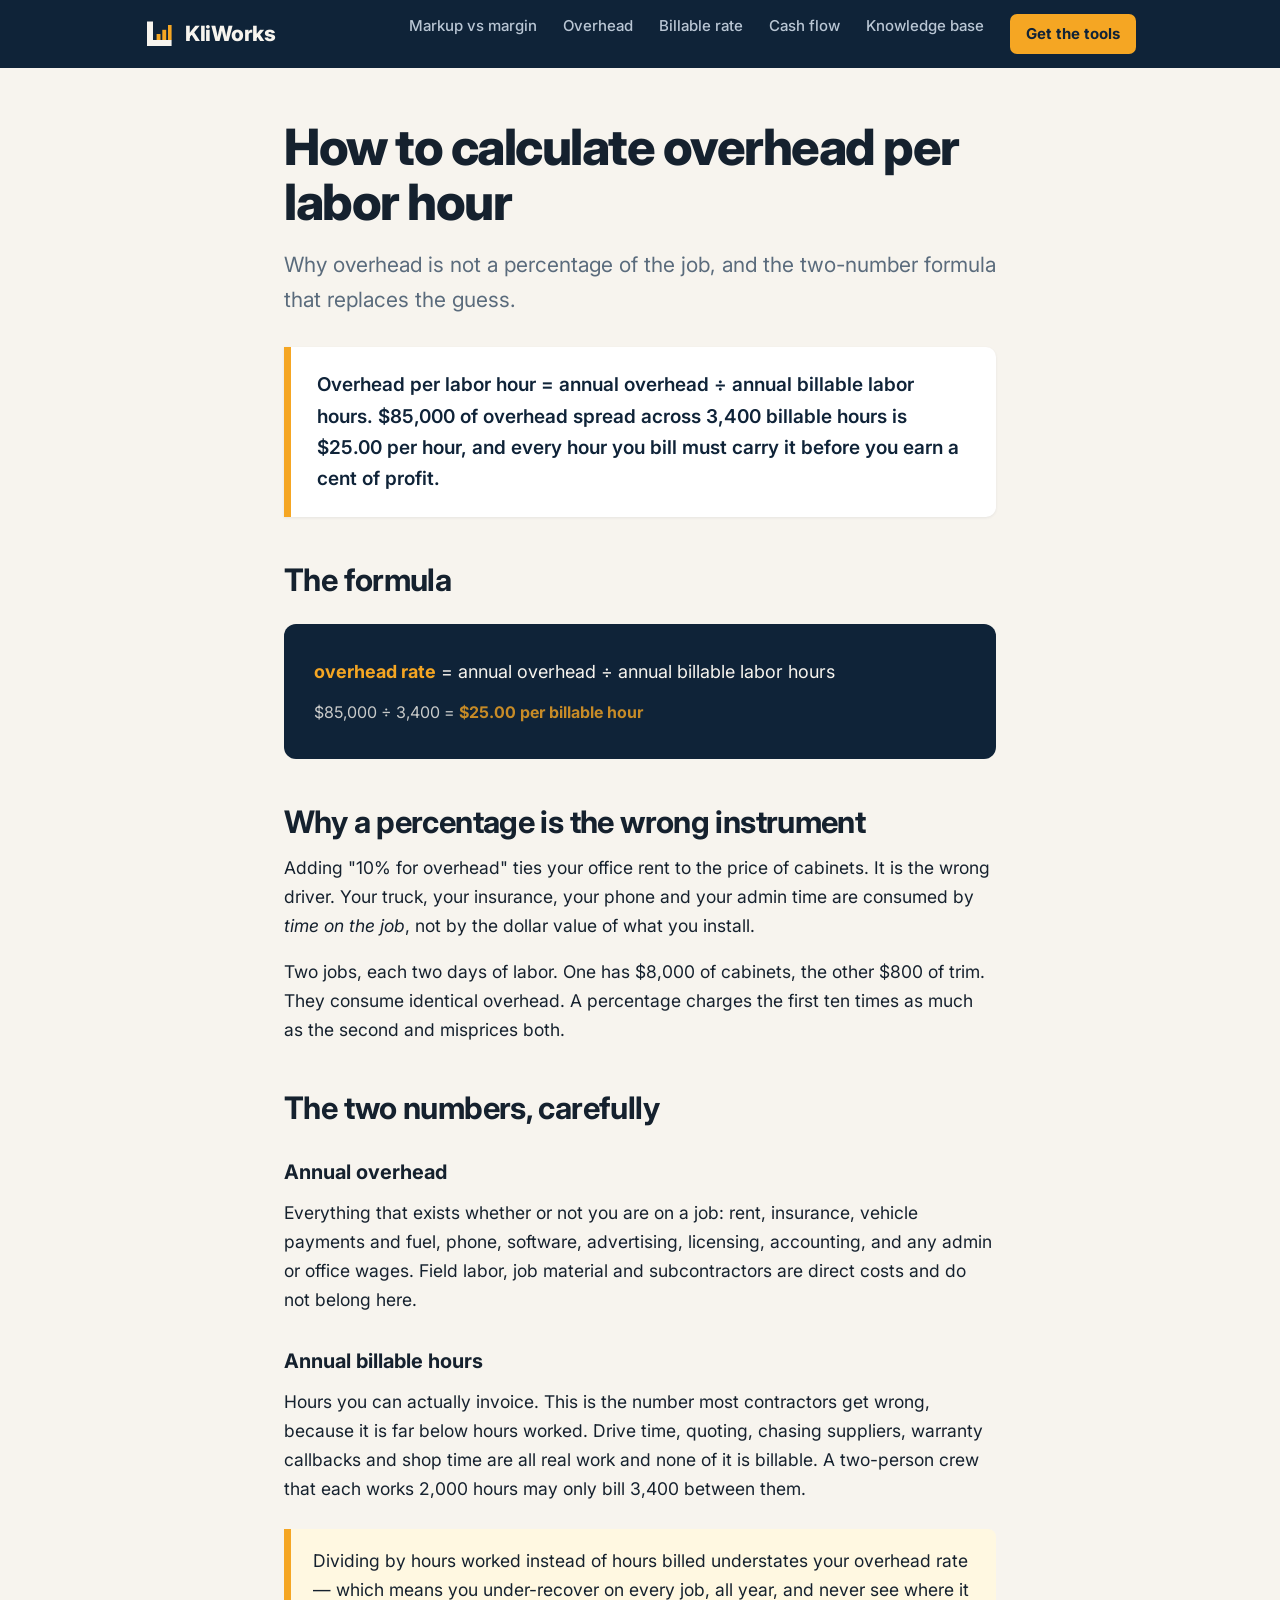
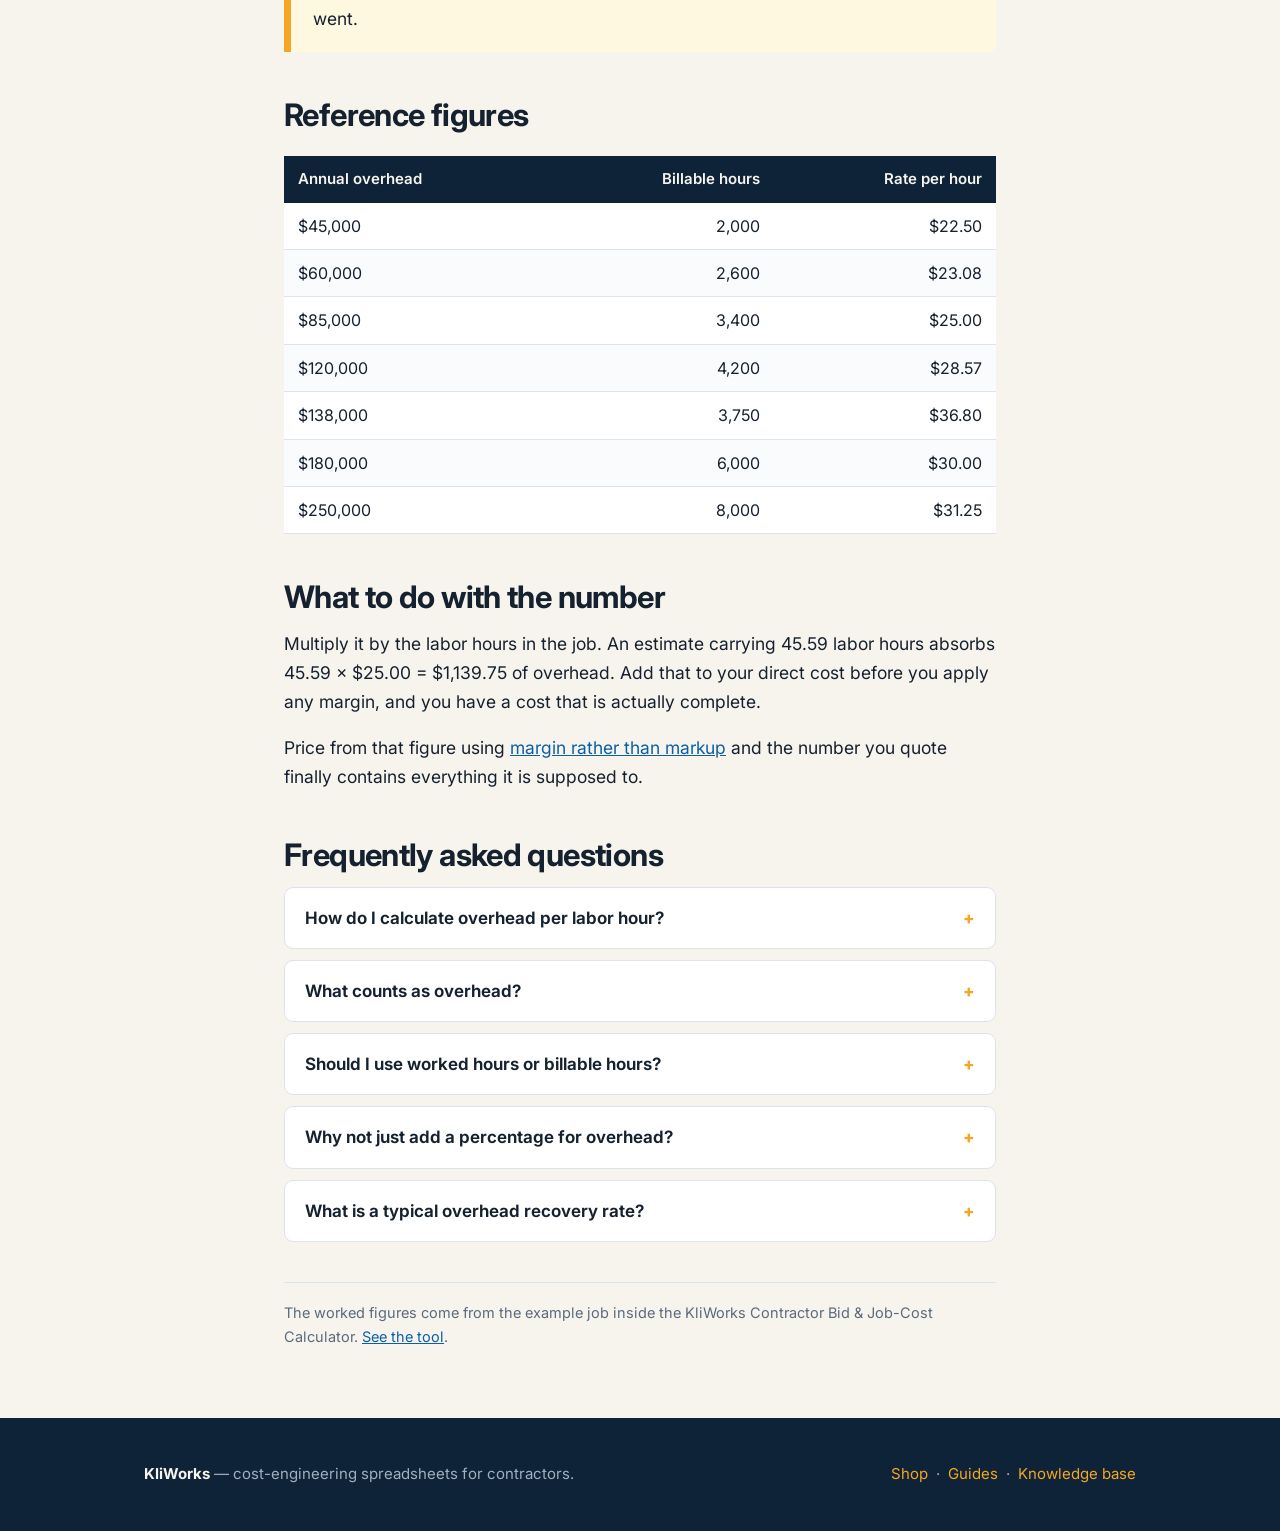
<file: overhead-per-labor-hour.html>
<!DOCTYPE html>
<html lang="en"><head>
<meta charset="utf-8"><meta name="viewport" content="width=device-width,initial-scale=1">
<title>How to calculate overhead per labor hour (contractor formula) | KliWorks</title>
<meta name="description" content="Overhead per labor hour equals annual overhead divided by annual billable hours. Worked example, reference table, and why charging overhead as a percentage misprices every job.">
<link rel="canonical" href="https://kliworks.netlify.app/overhead-per-labor-hour.html">
<meta property="og:title" content="How to calculate overhead per labor hour (contractor formula) | KliWorks"><meta property="og:description" content="Overhead per labor hour equals annual overhead divided by annual billable hours. Worked example, reference table, and why charging overhead as a percentage misprices every job.">
<meta property="og:type" content="website"><meta property="og:url" content="https://kliworks.netlify.app/overhead-per-labor-hour.html">
<meta property="og:image" content="https://kliworks.netlify.app/logo.png">
<meta name="twitter:card" content="summary"><meta name="twitter:image" content="https://kliworks.netlify.app/logo.png">
<meta name="robots" content="index,follow,max-snippet:-1,max-image-preview:large">
<meta name="p:domain_verify" content="0a3e1951135c30d4aa3d8235e52a3ee9"/>
<meta name="msvalidate.01" content="437D225529D8C67E4C56C81756D144BD" />
<meta name="google-site-verification" content="_c79VGrlBmVDrB5iHowJ7jY8DNtsCnGF1dQSaH2i5rk" />
<link rel="preconnect" href="https://fonts.googleapis.com"><link rel="preconnect" href="https://fonts.gstatic.com" crossorigin>
<link href="https://fonts.googleapis.com/css2?family=Inter:wght@400;500;600;700;800&display=swap" rel="stylesheet">
<link rel="stylesheet" href="/style.css">
<script type="application/ld+json">{"@context": "https://schema.org", "@type": "Organization", "name": "KliWorks", "url": "https://kliworks.netlify.app", "logo": "https://kliworks.netlify.app/logo.png", "description": "Cost-engineering spreadsheets for contractors and service trades.", "sameAs": ["https://kliworks.etsy.com", "https://www.linkedin.com/company/145392498/", "https://www.pinterest.com/oriyakli1/"]}</script>
<script type="application/ld+json">{"@context": "https://schema.org", "@type": "Article", "headline": "How to calculate overhead per labor hour", "description": "Overhead per labor hour equals annual overhead divided by annual billable hours. Worked example, reference table, and why charging overhead as a percentage misprices every job.", "author": {"@type": "Organization", "name": "KliWorks"}, "publisher": {"@type": "Organization", "name": "KliWorks"}, "datePublished": "2026-10-30", "dateModified": "2026-10-30", "mainEntityOfPage": "https://kliworks.netlify.app/overhead-per-labor-hour.html"}</script>
<script type="application/ld+json">{"@context": "https://schema.org", "@type": "FAQPage", "mainEntity": [{"@type": "Question", "name": "How do I calculate overhead per labor hour?", "acceptedAnswer": {"@type": "Answer", "text": "Divide your annual overhead by your annual billable labor hours. $85,000 of overhead across 3,400 billable hours is $25.00 per hour."}}, {"@type": "Question", "name": "What counts as overhead?", "acceptedAnswer": {"@type": "Answer", "text": "Costs that exist whether or not you are on a job: rent, insurance, vehicle payments and fuel, phone, software, advertising, licensing, and any admin or office pay. Job-specific material, field labor and subcontractors are direct costs, not overhead."}}, {"@type": "Question", "name": "Should I use worked hours or billable hours?", "acceptedAnswer": {"@type": "Answer", "text": "Billable hours. Drive time, quoting, warranty callbacks and shop time are real but not billable, and dividing by hours you cannot invoice understates your rate."}}, {"@type": "Question", "name": "Why not just add a percentage for overhead?", "acceptedAnswer": {"@type": "Answer", "text": "Because overhead does not scale with material cost. A job with $8,000 of cabinets and two days of labor carries the same two days of overhead as a job with $800 of trim and two days of labor. Charging a percentage overcharges material-heavy jobs and undercharges labor-heavy ones."}}, {"@type": "Question", "name": "What is a typical overhead recovery rate?", "acceptedAnswer": {"@type": "Answer", "text": "It varies with the size of the operation, but $20 to $40 per billable hour is a common range for a small contractor. The figure only means something when it is calculated from your own numbers."}}]}</script>
</head><body>
<header><div class="wrap wide"><a class="brand" href="/"><svg width="30" height="30" viewBox="0 0 100 100" aria-hidden="true"><path d="M10 8 H30 V70 H92 V90 H10 Z" fill="#F7F4EE"/><rect x="42" y="50" width="13" height="20" fill="#F5A623"/><rect x="61" y="36" width="13" height="34" fill="#F5A623"/><rect x="80" y="20" width="12" height="50" fill="#F5A623"/></svg><span>KliWorks</span></a>
<nav><a href="/markup-vs-margin.html">Markup vs margin</a><a href="/overhead-per-labor-hour.html">Overhead</a>
<a href="/flat-rate-hourly-rate.html">Billable rate</a><a href="/construction-cash-flow.html">Cash flow</a>
<a href="/knowledge-base.html">Knowledge base</a>
<a class="cta" href="https://kliworks.etsy.com">Get the tools</a></nav></div></header>
<main><div class="wrap"><article style="padding:52px 0 0">
<h1>How to calculate overhead per labor hour</h1>
<p class="lede">Why overhead is not a percentage of the job, and the two-number formula that replaces the guess.</p>
<div class="answer"><p>Overhead per labor hour = annual overhead &divide; annual billable labor hours. $85,000 of overhead spread across 3,400 billable hours is $25.00 per hour, and every hour you bill must carry it before you earn a cent of profit.</p></div>

<h2>The formula</h2>
<div class="calc">
<div><b>overhead rate</b> = annual overhead &divide; annual billable labor hours</div>
<div style="opacity:.8;font-size:16px;margin-top:12px">$85,000 &divide; 3,400 = <b>$25.00 per billable hour</b></div>
</div>

<h2>Why a percentage is the wrong instrument</h2>
<p>Adding "10% for overhead" ties your office rent to the price of cabinets. It is the wrong driver. Your truck, your insurance, your phone and your admin time are consumed by <em>time on the job</em>, not by the dollar value of what you install.</p>
<p>Two jobs, each two days of labor. One has $8,000 of cabinets, the other $800 of trim. They consume identical overhead. A percentage charges the first ten times as much as the second and misprices both.</p>

<h2>The two numbers, carefully</h2>
<h3>Annual overhead</h3>
<p>Everything that exists whether or not you are on a job: rent, insurance, vehicle payments and fuel, phone, software, advertising, licensing, accounting, and any admin or office wages. Field labor, job material and subcontractors are direct costs and do not belong here.</p>
<h3>Annual billable hours</h3>
<p>Hours you can actually invoice. This is the number most contractors get wrong, because it is far below hours worked. Drive time, quoting, chasing suppliers, warranty callbacks and shop time are all real work and none of it is billable. A two-person crew that each works 2,000 hours may only bill 3,400 between them.</p>
<div class="note"><p>Dividing by hours worked instead of hours billed understates your overhead rate — which means you under-recover on every job, all year, and never see where it went.</p></div>

<h2>Reference figures</h2>
<table><thead><tr><th>Annual overhead</th><th>Billable hours</th><th>Rate per hour</th></tr></thead><tbody><tr><td>$45,000</td><td>2,000</td><td>$22.50</td></tr><tr><td>$60,000</td><td>2,600</td><td>$23.08</td></tr><tr><td>$85,000</td><td>3,400</td><td>$25.00</td></tr><tr><td>$120,000</td><td>4,200</td><td>$28.57</td></tr><tr><td>$138,000</td><td>3,750</td><td>$36.80</td></tr><tr><td>$180,000</td><td>6,000</td><td>$30.00</td></tr><tr><td>$250,000</td><td>8,000</td><td>$31.25</td></tr></tbody></table>

<h2>What to do with the number</h2>
<p>Multiply it by the labor hours in the job. An estimate carrying 45.59 labor hours absorbs 45.59 &times; $25.00 = $1,139.75 of overhead. Add that to your direct cost before you apply any margin, and you have a cost that is actually complete.</p>
<p>Price from that figure using <a href="/markup-vs-margin.html">margin rather than markup</a> and the number you quote finally contains everything it is supposed to.</p>

<h2>Frequently asked questions</h2><div class="faq"><details><summary>How do I calculate overhead per labor hour?</summary><div class="ans"><p>Divide your annual overhead by your annual billable labor hours. $85,000 of overhead across 3,400 billable hours is $25.00 per hour.</p></div></details><details><summary>What counts as overhead?</summary><div class="ans"><p>Costs that exist whether or not you are on a job: rent, insurance, vehicle payments and fuel, phone, software, advertising, licensing, and any admin or office pay. Job-specific material, field labor and subcontractors are direct costs, not overhead.</p></div></details><details><summary>Should I use worked hours or billable hours?</summary><div class="ans"><p>Billable hours. Drive time, quoting, warranty callbacks and shop time are real but not billable, and dividing by hours you cannot invoice understates your rate.</p></div></details><details><summary>Why not just add a percentage for overhead?</summary><div class="ans"><p>Because overhead does not scale with material cost. A job with $8,000 of cabinets and two days of labor carries the same two days of overhead as a job with $800 of trim and two days of labor. Charging a percentage overcharges material-heavy jobs and undercharges labor-heavy ones.</p></div></details><details><summary>What is a typical overhead recovery rate?</summary><div class="ans"><p>It varies with the size of the operation, but $20 to $40 per billable hour is a common range for a small contractor. The figure only means something when it is calculated from your own numbers.</p></div></details></div>
<p class="src">The worked figures come from the example job inside the KliWorks Contractor Bid &amp; Job-Cost Calculator. <a href="https://www.etsy.com/listing/4607159349/contractor-bid-calculator-and-job">See the tool</a>.</p>
</article></div></main>
<footer><div class="wrap wide">
<div><strong style="color:#F7F4EE">KliWorks</strong> — cost-engineering spreadsheets for contractors.</div>
<div style="margin-left:auto"><a href="https://kliworks.etsy.com">Shop</a> &nbsp;·&nbsp; <a href="/markup-vs-margin.html">Guides</a> &nbsp;·&nbsp; <a href="/knowledge-base.html">Knowledge base</a></div>
</div></footer></body></html>
</file>
<file: style.css>
:root{--navy:#0F2338;--navy2:#16304A;--amber:#F5A623;--cream:#F7F4EE;--ink:#15212E;--muted:#5A6B7C;--line:#DDE3EA;--ok:#1B7F4D;--bad:#C0392B}
*{margin:0;padding:0;box-sizing:border-box}
html{scroll-behavior:smooth}
body{font-family:Inter,-apple-system,BlinkMacSystemFont,"Segoe UI",Roboto,Helvetica,Arial,sans-serif;color:var(--ink);background:var(--cream);line-height:1.65;-webkit-font-smoothing:antialiased}
.wrap{max-width:760px;margin:0 auto;padding:0 24px}
.wide{max-width:1040px}
header{background:var(--navy);position:sticky;top:0;z-index:50}
header .wrap{display:flex;align-items:center;gap:14px;height:68px}
.brand{display:flex;align-items:center;gap:11px;text-decoration:none}
.brand span{color:var(--cream);font-weight:800;font-size:21px;letter-spacing:-.02em}
nav{margin-left:auto;display:flex;gap:26px}
nav a{color:#B9C6D4;text-decoration:none;font-size:15px;font-weight:500}
nav a:hover{color:var(--amber)}
.cta{background:var(--amber);color:var(--navy)!important;padding:8px 16px;border-radius:7px;font-weight:700}
h1{font-size:clamp(34px,5vw,50px);line-height:1.1;letter-spacing:-.03em;font-weight:800;margin:0 0 18px}
h2{font-size:clamp(24px,3.2vw,31px);line-height:1.22;letter-spacing:-.02em;font-weight:700;margin:44px 0 14px}
h3{font-size:20px;font-weight:700;margin:30px 0 10px}
p{margin:0 0 17px;font-size:17.5px}
a{color:#0B5FA5}
.lede{font-size:21px;color:var(--muted);margin-bottom:30px}
.answer{background:#fff;border-left:7px solid var(--amber);padding:22px 26px;margin:0 0 32px;border-radius:0 10px 10px 0;box-shadow:0 1px 3px rgba(15,35,56,.07)}
.answer p{margin:0;font-size:19px;font-weight:600;color:var(--navy)}
table{width:100%;border-collapse:collapse;margin:22px 0;font-size:16px;background:#fff}
th{background:var(--navy);color:var(--cream);text-align:left;padding:11px 14px;font-weight:600;font-size:15px}
td{padding:10px 14px;border-bottom:1px solid var(--line)}
tbody tr:nth-child(even){background:#FAFBFC}
td:not(:first-child),th:not(:first-child){text-align:right}
.calc{background:var(--navy);color:var(--cream);border-radius:12px;padding:26px 30px;margin:26px 0;font-size:18px}
.calc b{color:var(--amber)}
.calc div{margin:7px 0}
figure{margin:26px 0}
.note{background:#FFF8E1;border-left:7px solid var(--amber);padding:18px 22px;border-radius:0 8px 8px 0;margin:26px 0}
.note p:last-child{margin:0}
.faq{margin-top:12px}
.faq details{background:#fff;border:1px solid var(--line);border-radius:9px;margin-bottom:11px;padding:0}
.faq summary{cursor:pointer;padding:16px 20px;font-weight:650;font-size:17px;list-style:none}
.faq summary::-webkit-details-marker{display:none}
.faq summary::after{content:"+";float:right;color:var(--amber);font-weight:800}
.faq details[open] summary::after{content:"\2212"}
.faq .ans{padding:0 20px 18px;color:var(--muted)}
.faq .ans p{font-size:16.5px;margin-bottom:11px}
.tool{display:block;background:#fff;border:2px solid var(--line);border-radius:12px;padding:24px 26px;margin:16px 0;text-decoration:none;color:inherit;transition:border-color .15s}
.tool:hover{border-color:var(--amber)}
.tool .t{font-size:21px;font-weight:800;color:var(--navy);letter-spacing:-.01em}
.tool .d{color:var(--muted);font-size:16.5px;margin-top:5px}
.tool .p{margin-top:11px;font-weight:700;color:var(--ok);font-size:16px}
.grid3{display:grid;grid-template-columns:repeat(auto-fit,minmax(215px,1fr));gap:16px;margin:30px 0}
.stat{background:var(--navy);border-radius:11px;padding:22px}
.stat .n{font-size:35px;font-weight:800;color:var(--amber);letter-spacing:-.02em}
.stat .l{color:#B9C6D4;font-size:14.5px;margin-top:5px;line-height:1.4}
footer{background:var(--navy);color:#9FB0C0;margin-top:70px;padding:44px 0;font-size:15px}
footer a{color:var(--amber);text-decoration:none}
footer .wrap{display:flex;flex-wrap:wrap;gap:26px;align-items:center}
.src{font-size:14.5px;color:var(--muted);border-top:1px solid var(--line);margin-top:40px;padding-top:18px}
@media(max-width:620px){nav a:not(.cta){display:none}}
</file>
